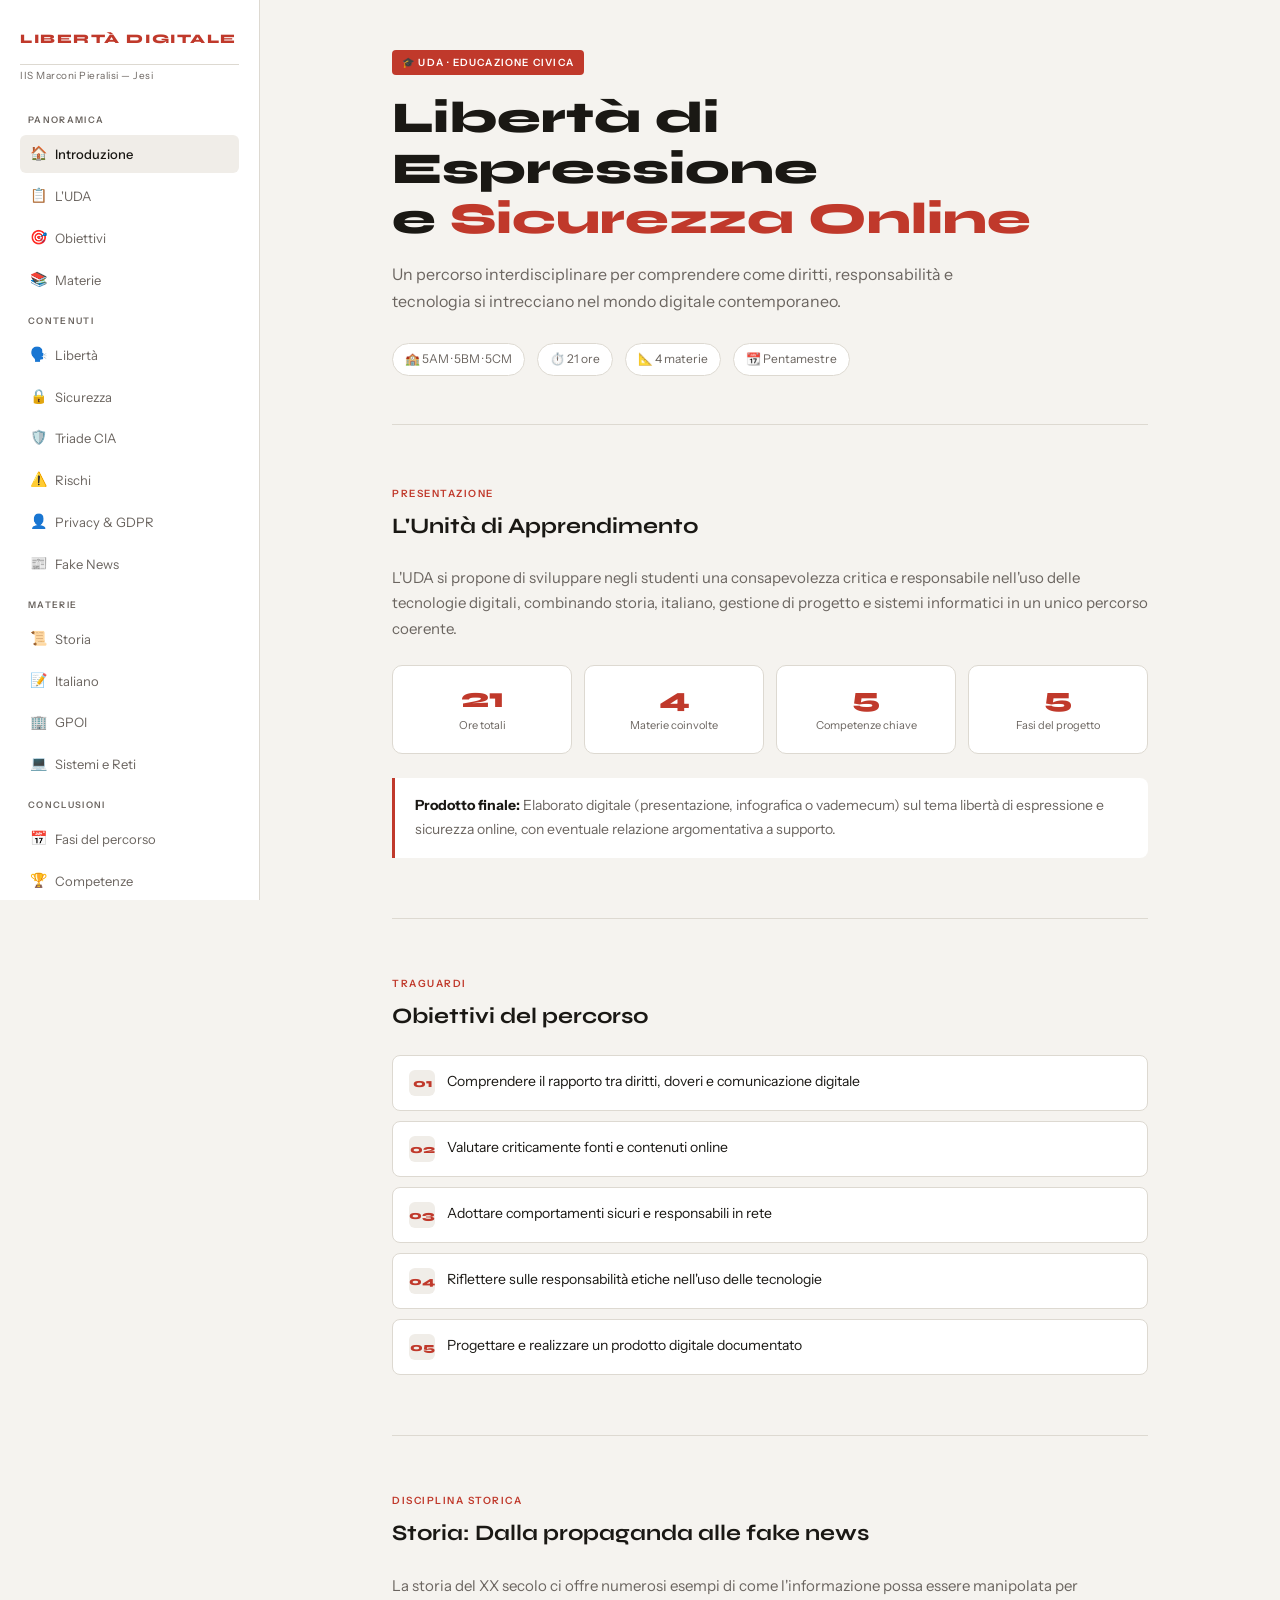
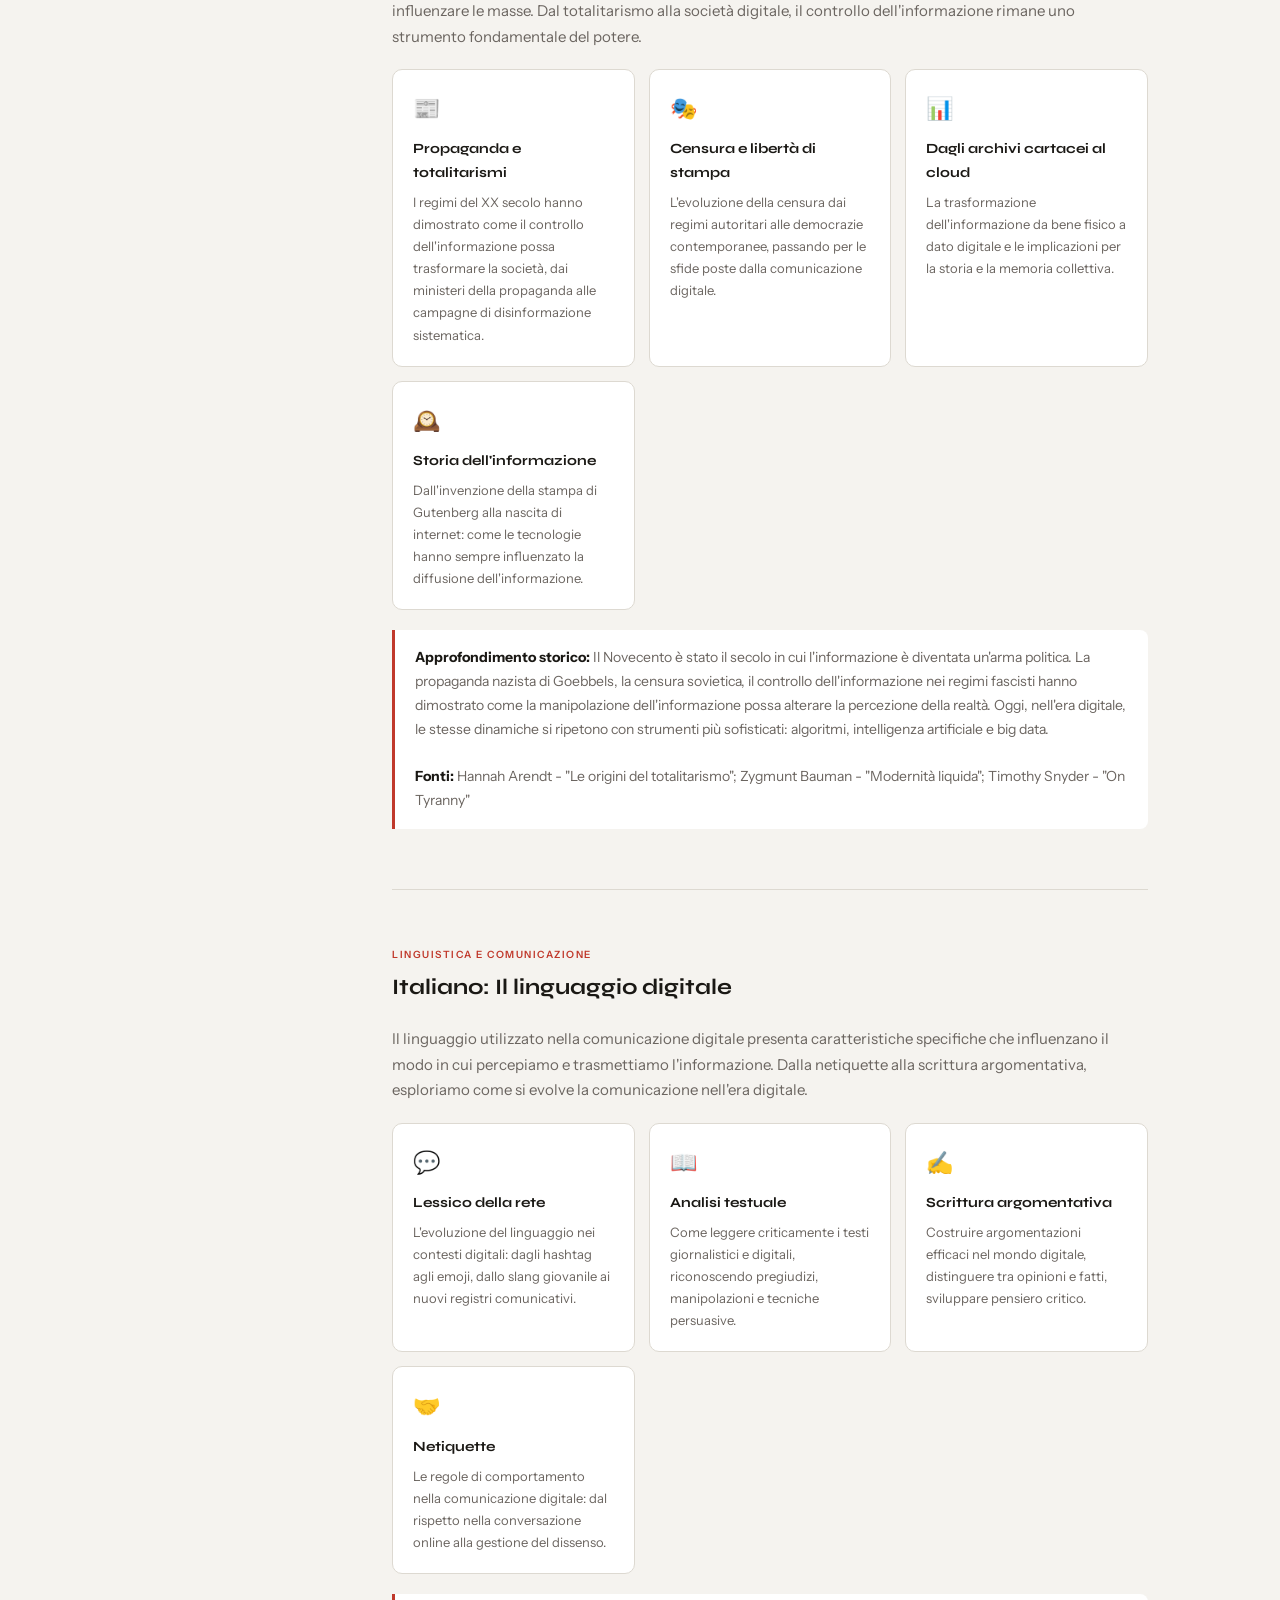
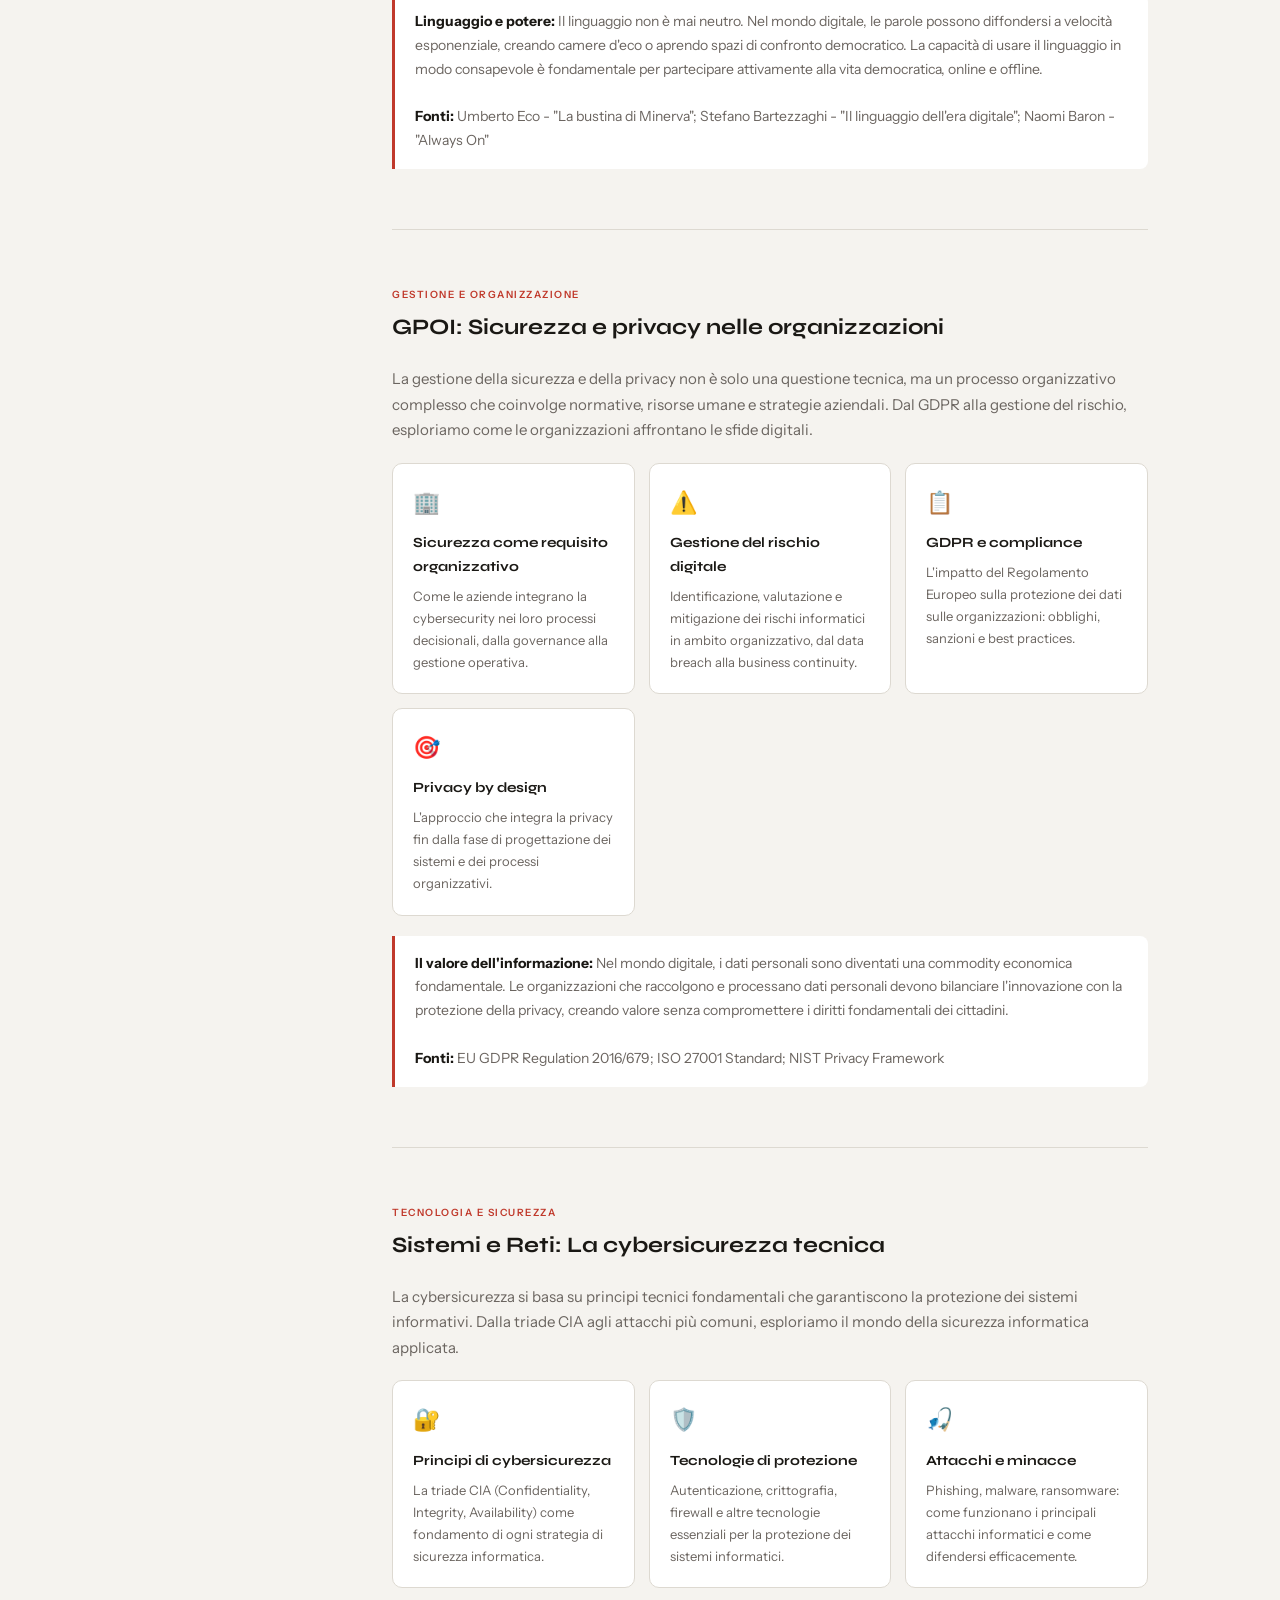
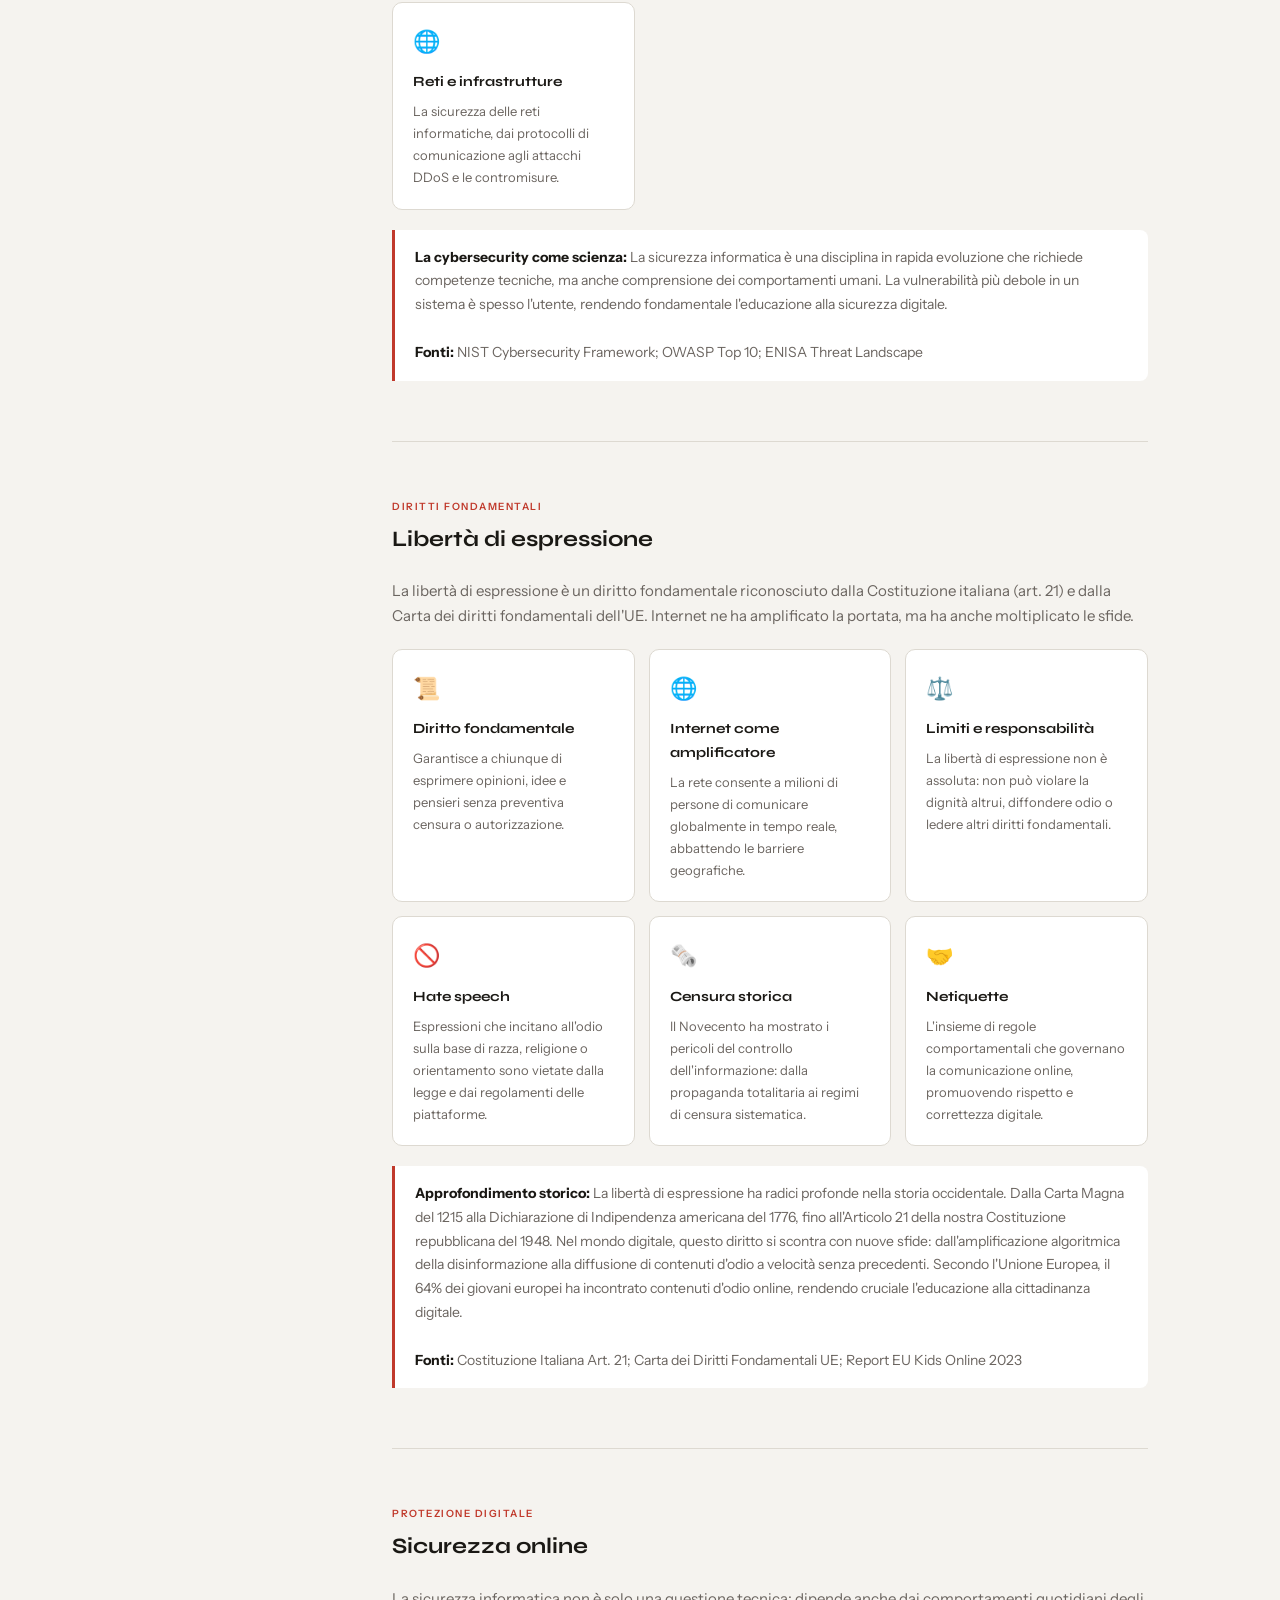
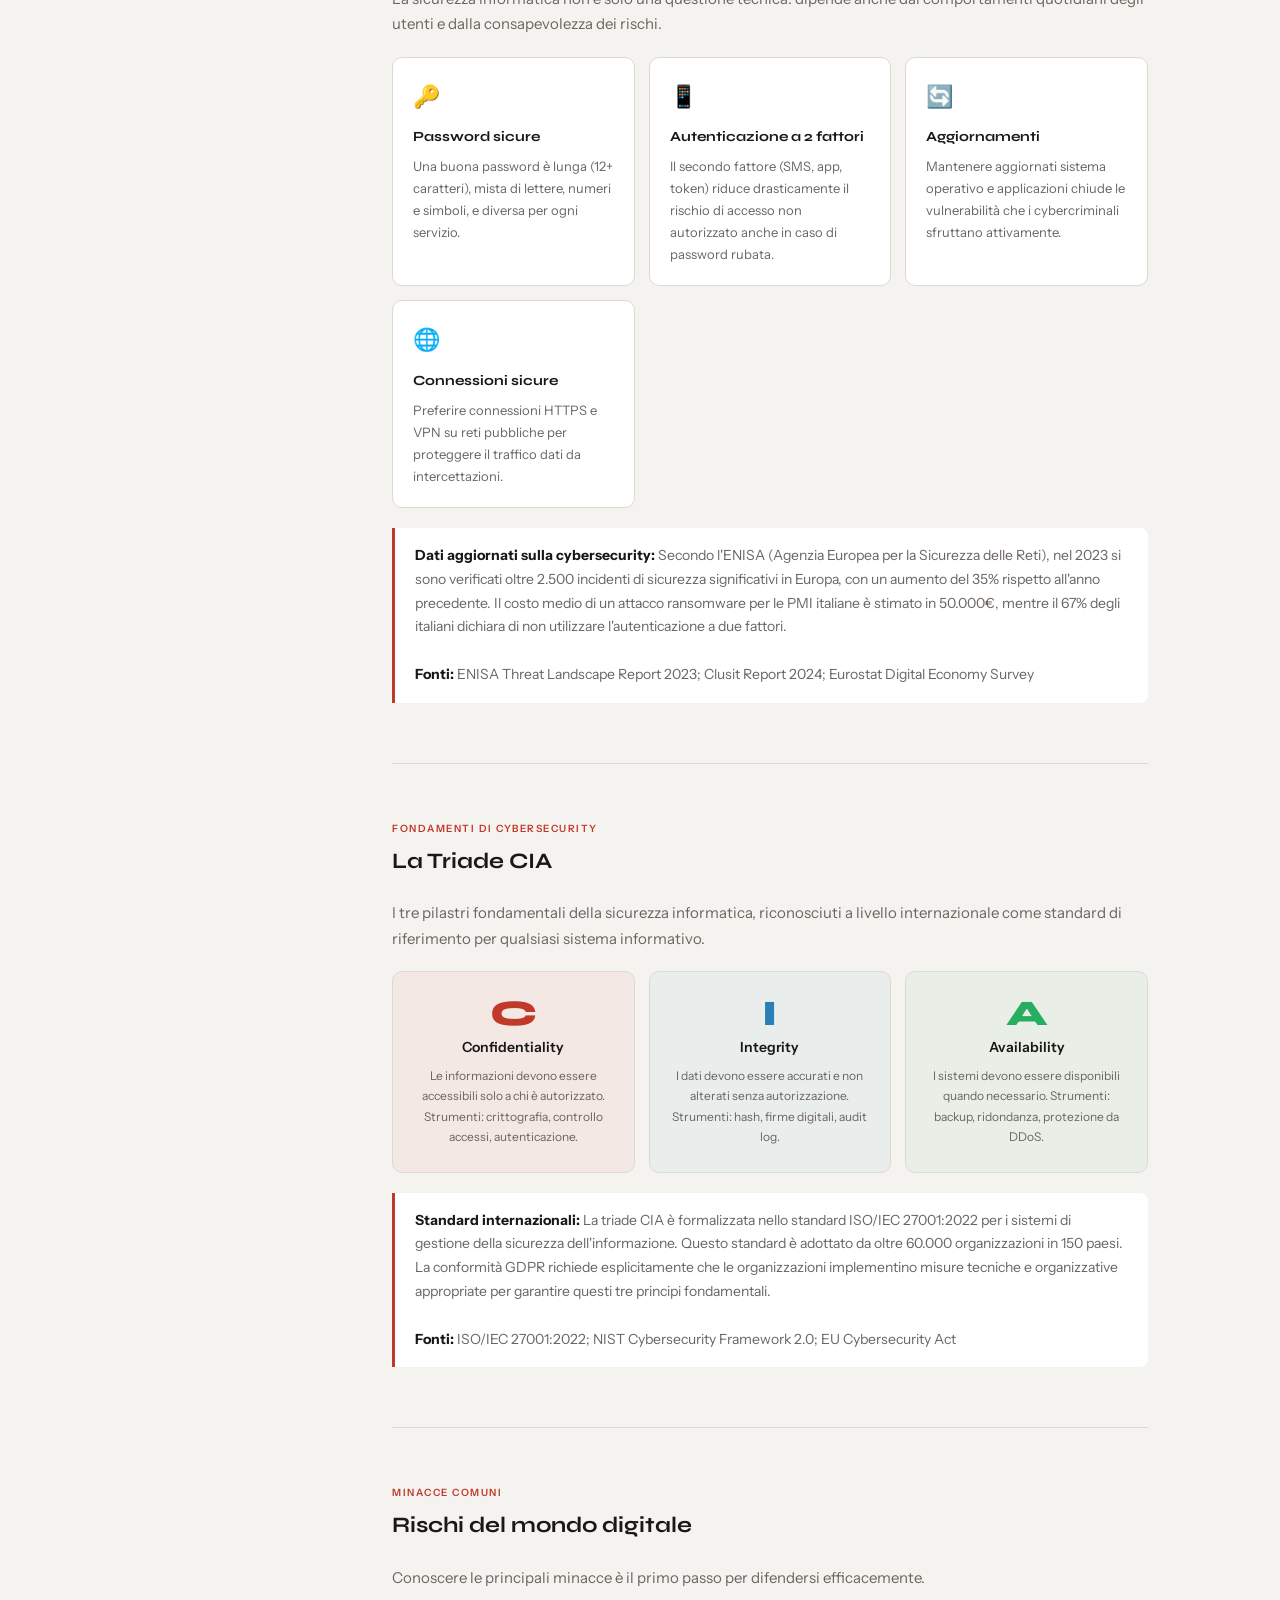
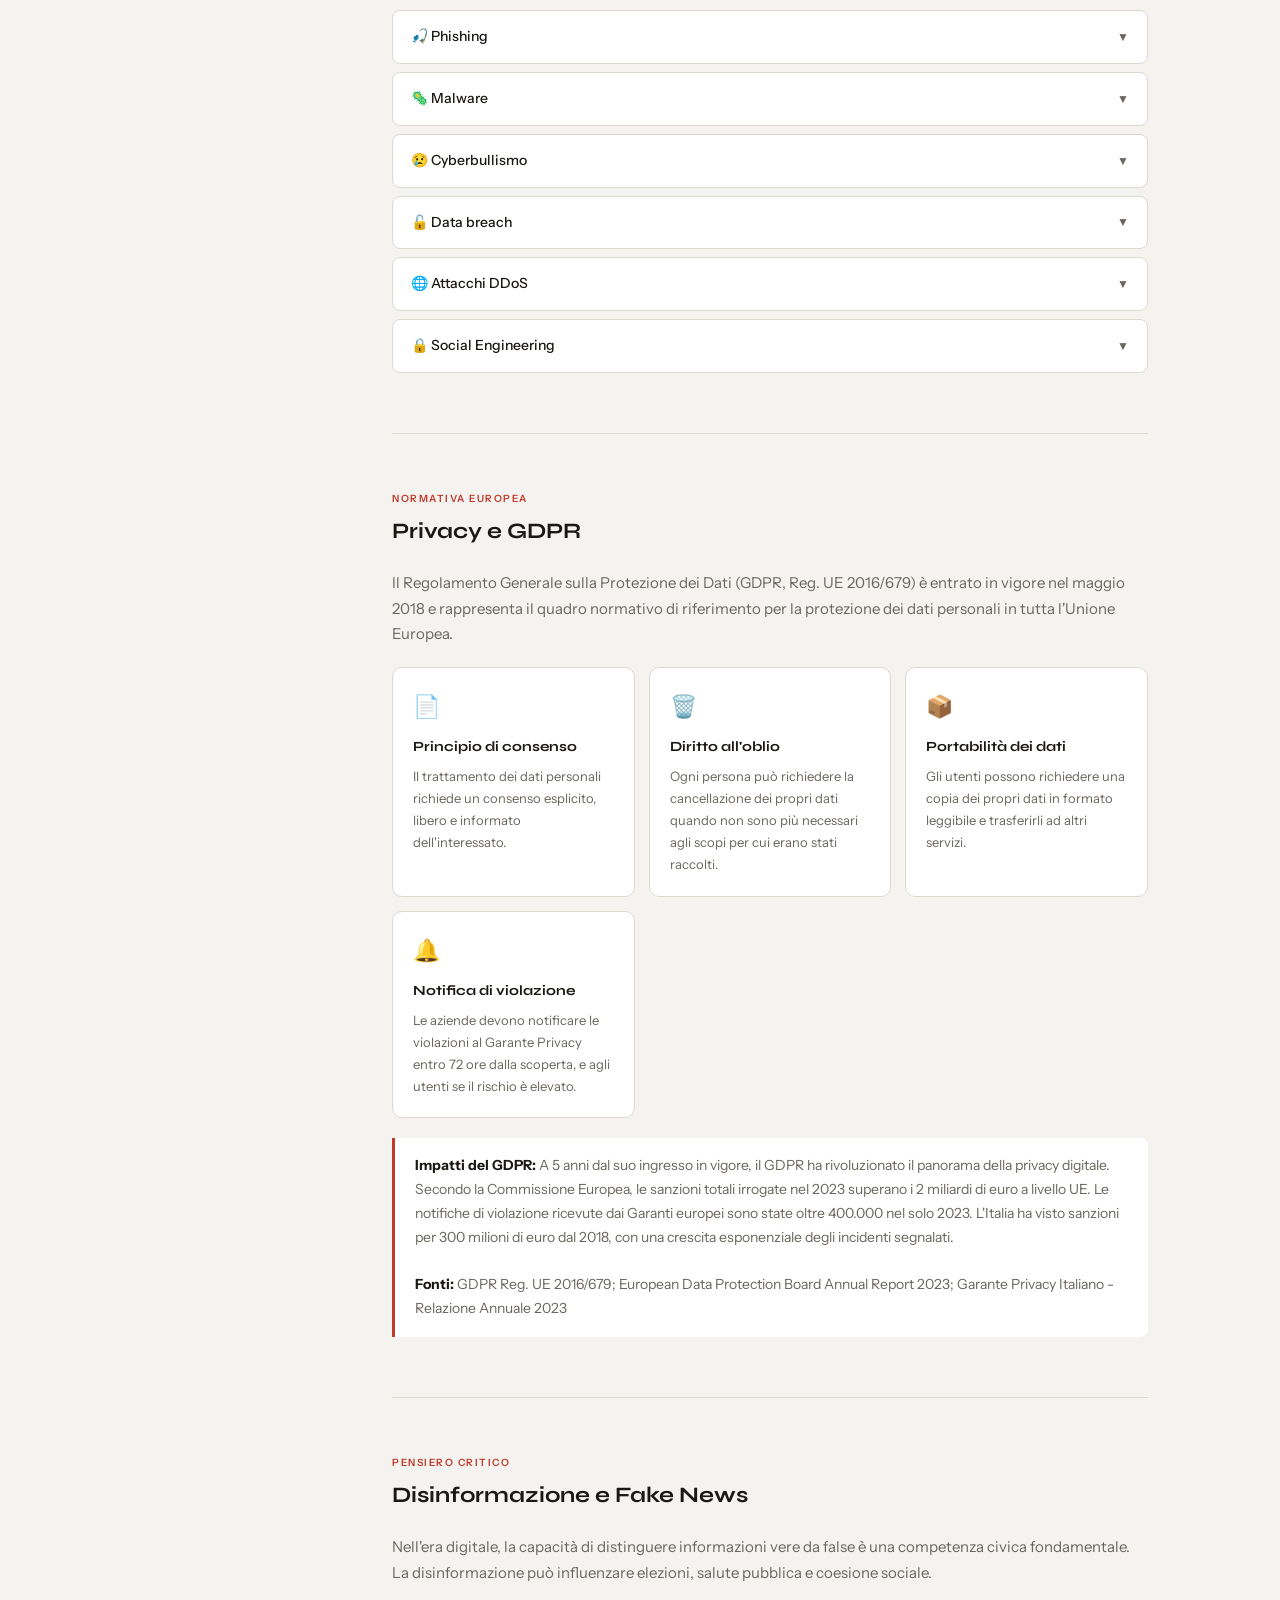
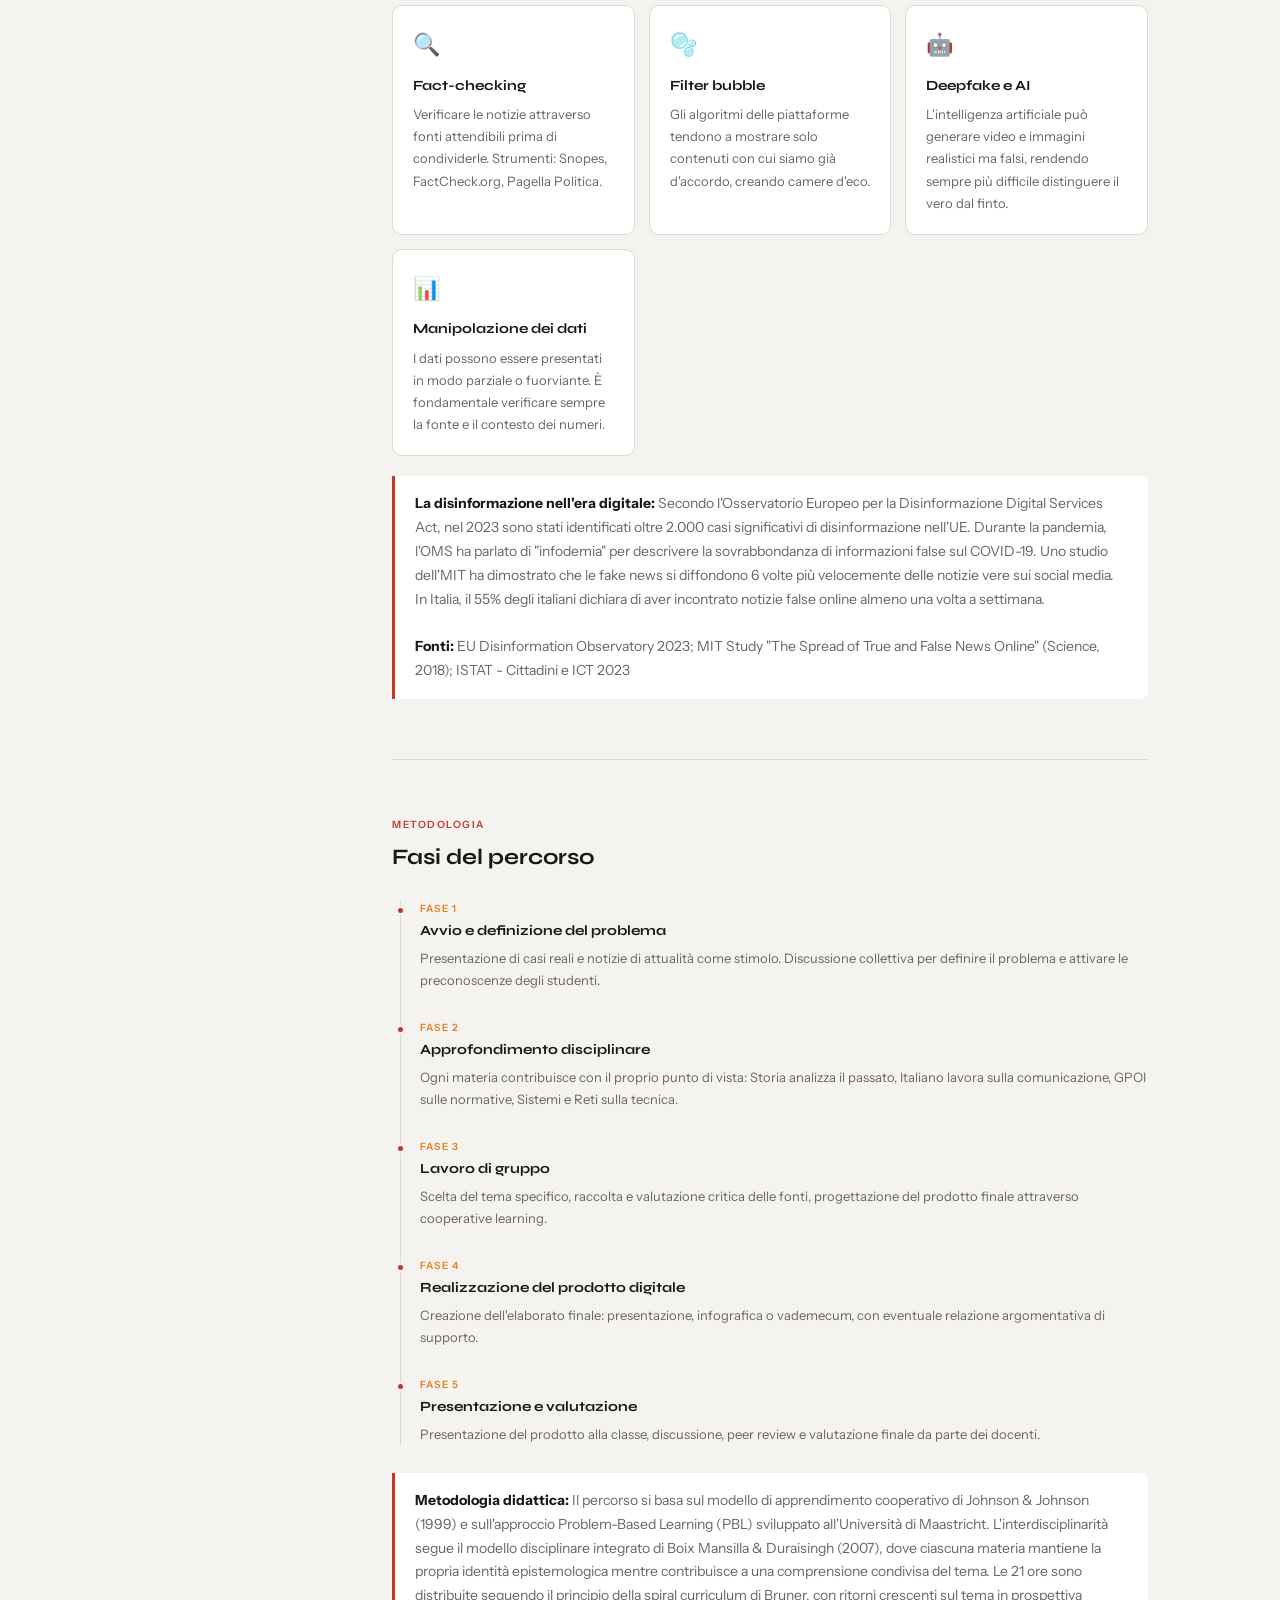
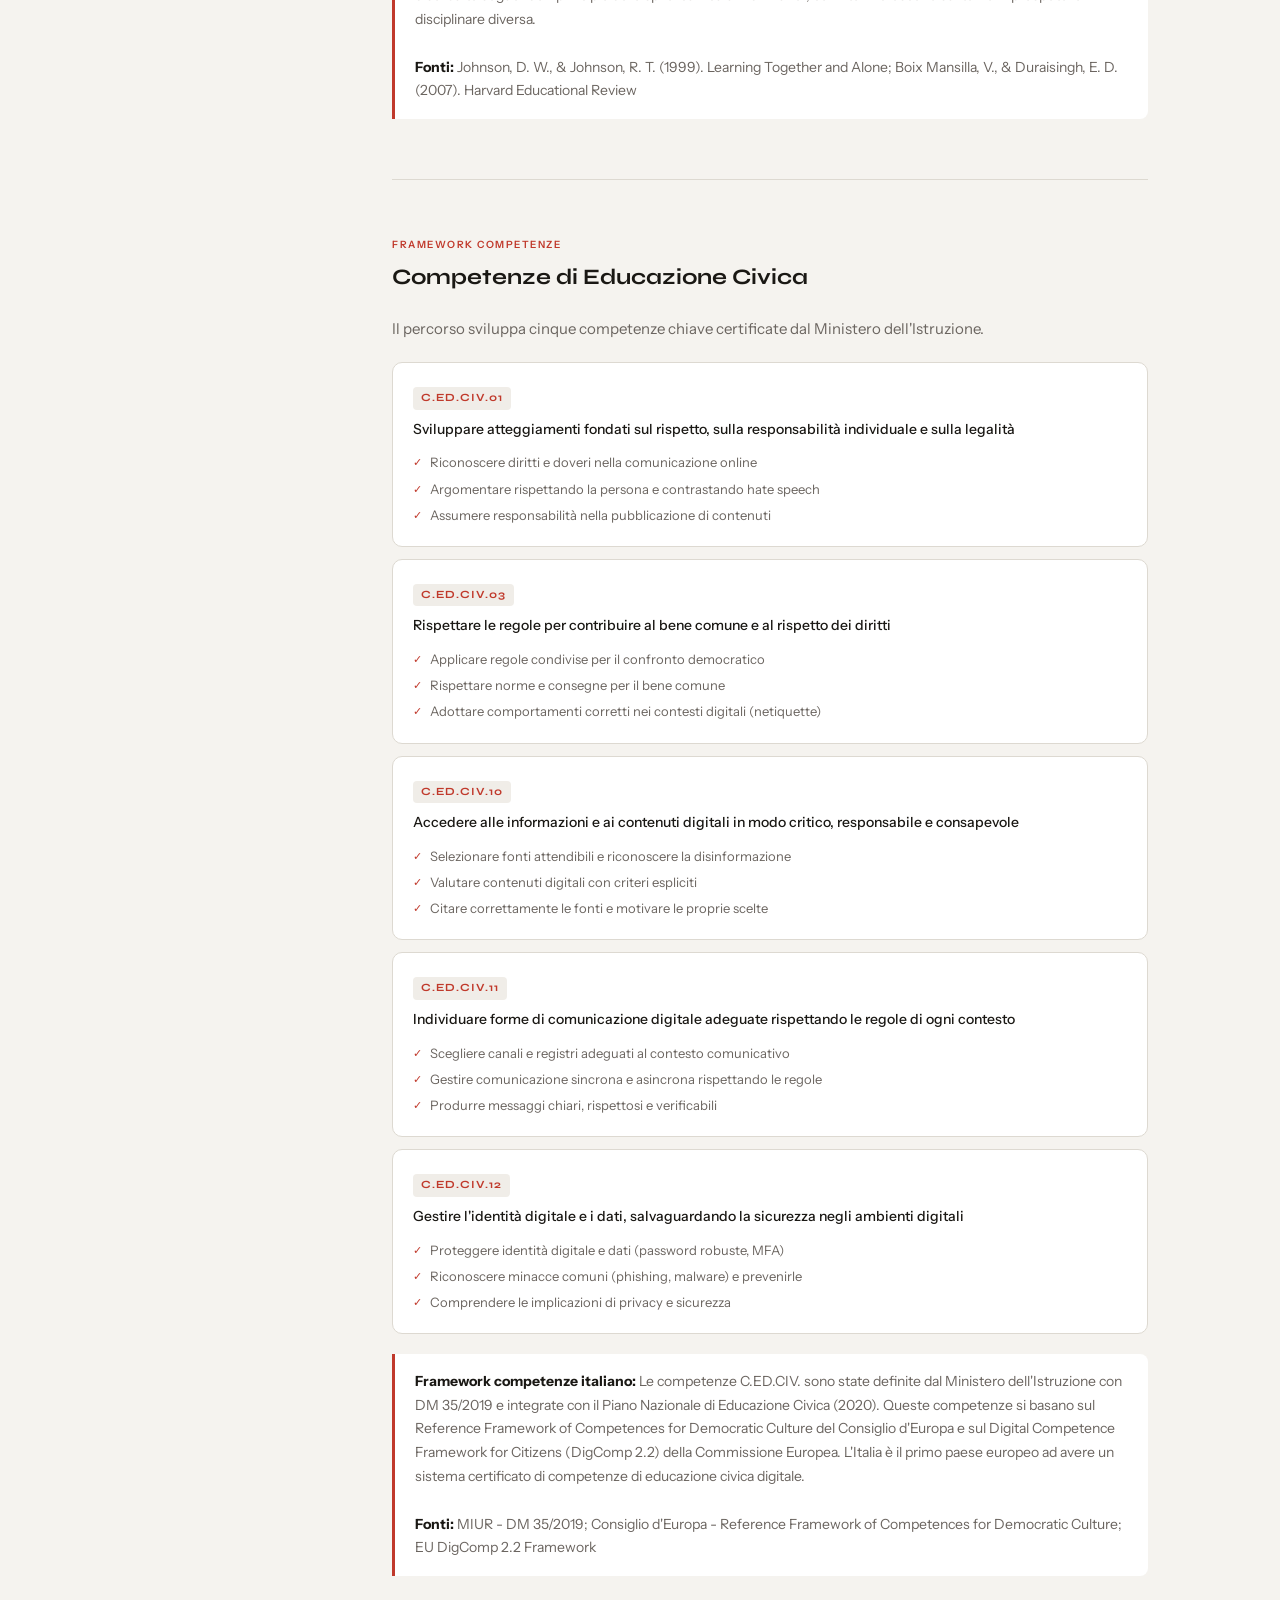
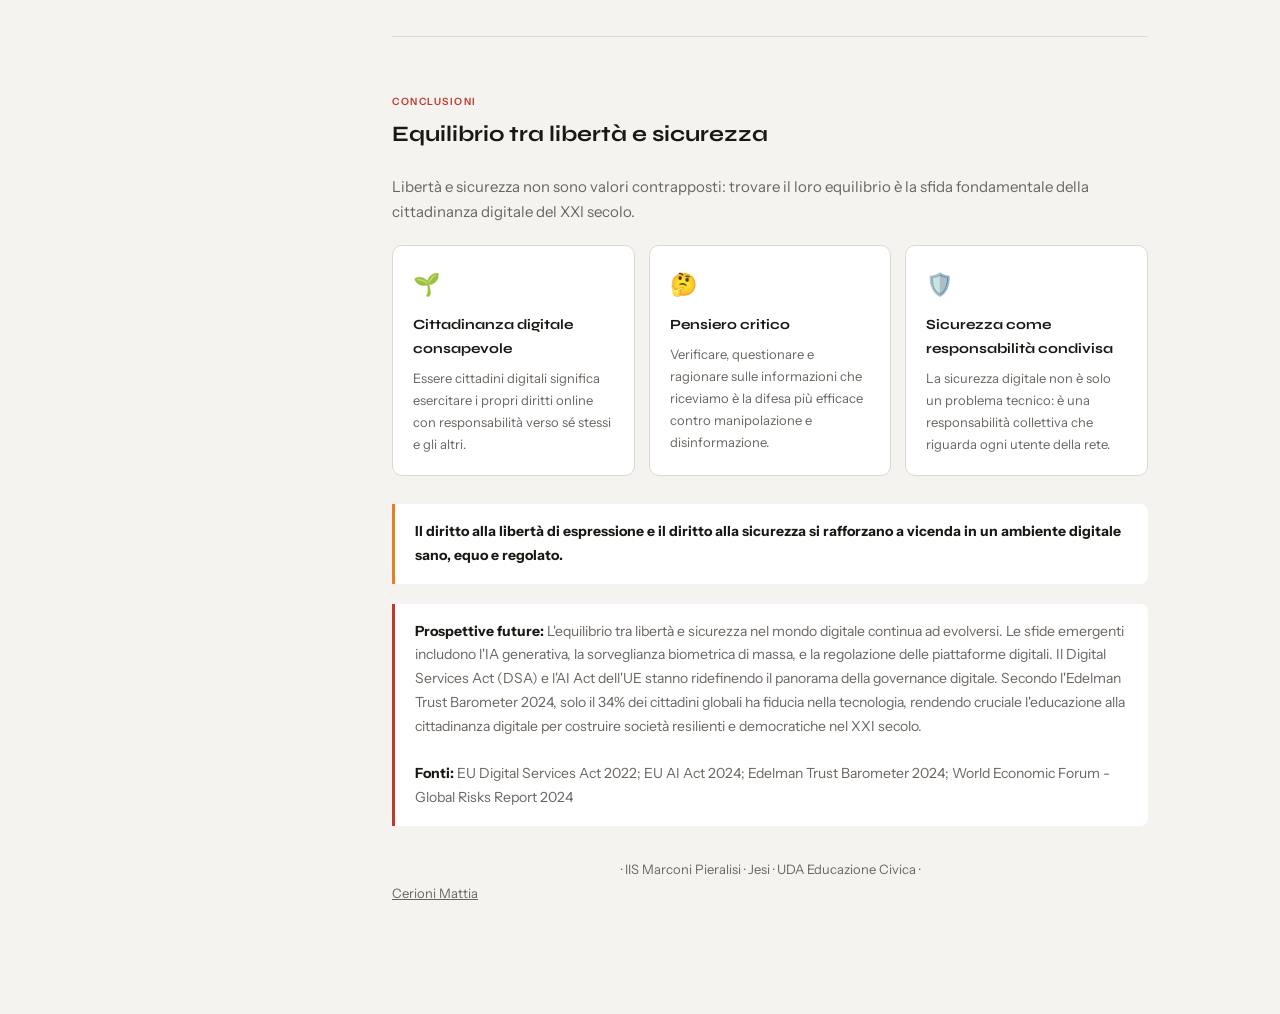
<file: index.html>
<!DOCTYPE html>
<html lang="it">
<head>
  <meta charset="UTF-8">
  <meta name="viewport" content="width=device-width, initial-scale=1.0">
  <title>Libertà di Espressione e Sicurezza Online</title>
  <link href="https://fonts.googleapis.com/css2?family=Syne:wght@400;600;700;800&family=Instrument+Sans:ital,wght@0,400;0,500;1,400&display=swap" rel="stylesheet">
  <link rel="stylesheet" type="text/css" href="index.css">
  <script src="index.js"></script>
</head>
<body>
<div class="layout">

<!-- ══ SIDEBAR ══ -->
<aside class="sidebar">
  <div>
    <div class="sidebar-logo">Libertà Digitale</div>
    <div class="sidebar-school">IIS Marconi Pieralisi — Jesi</div>
  </div>

  <span class="nav-group-label">Panoramica</span>
  <a href="#intro"      class="nav-link active"><span class="icon">🏠</span>Introduzione</a>
  <a href="#uda"        class="nav-link"><span class="icon">📋</span>L'UDA</a>
  <a href="#obiettivi"  class="nav-link"><span class="icon">🎯</span>Obiettivi</a>
  <a href="#materie"    class="nav-link"><span class="icon">📚</span>Materie</a>

  <span class="nav-group-label">Contenuti</span>
  <a href="#liberta"    class="nav-link"><span class="icon">🗣️</span>Libertà</a>
  <a href="#sicurezza"  class="nav-link"><span class="icon">🔒</span>Sicurezza</a>
  <a href="#cia"        class="nav-link"><span class="icon">🛡️</span>Triade CIA</a>
  <a href="#rischi"     class="nav-link"><span class="icon">⚠️</span>Rischi</a>
  <a href="#privacy"    class="nav-link"><span class="icon">👤</span>Privacy & GDPR</a>
  <a href="#fakenews"   class="nav-link"><span class="icon">📰</span>Fake News</a>

  <span class="nav-group-label">Materie</span>
  <a href="#storia"     class="nav-link"><span class="icon">📜</span>Storia</a>
  <a href="#italiano"   class="nav-link"><span class="icon">📝</span>Italiano</a>
  <a href="#gpoi"       class="nav-link"><span class="icon">🏢</span>GPOI</a>
  <a href="#sistemi"    class="nav-link"><span class="icon">💻</span>Sistemi e Reti</a>

  <span class="nav-group-label">Conclusioni</span>
  <a href="#fasi"       class="nav-link"><span class="icon">📅</span>Fasi del percorso</a>
  <a href="#competenze" class="nav-link"><span class="icon">🏆</span>Competenze</a>
  <a href="#equilibrio" class="nav-link"><span class="icon">⚖️</span>Equilibrio</a>

  <div class="sidebar-footer">
    <button class="theme-btn" id="themeToggle" onclick="toggleDark()">🌙 Modalità scura</button>
  </div>
</aside>

<!-- ══ MAIN CONTENT ══ -->
<main class="content">

  <!-- HERO -->
  <section id="intro">
    <div class="hero">
      <div class="hero-tag">🎓 UDA · Educazione Civica</div>
      <h1>Libertà di Espressione<br>e <span>Sicurezza Online</span></h1>
      <p class="hero-sub">
        Un percorso interdisciplinare per comprendere come diritti, responsabilità
        e tecnologia si intrecciano nel mondo digitale contemporaneo.
      </p>
      <div class="hero-meta">
        <span class="badge">🏫 5AM · 5BM · 5CM</span>
        <span class="badge">⏱️ 21 ore</span>
        <span class="badge">📐 4 materie</span>
        <span class="badge">📆 Pentamestre</span>
      </div>
    </div>
  </section>

  <!-- L'UDA -->
  <section id="uda">
    <div class="section-label">Presentazione</div>
    <h2 class="section-title">L'Unità di Apprendimento</h2>
    <p>
      L'UDA si propone di sviluppare negli studenti una consapevolezza critica e responsabile
      nell'uso delle tecnologie digitali, combinando storia, italiano, gestione di progetto
      e sistemi informatici in un unico percorso coerente.
    </p>
    <div class="stat-row">
      <div class="stat-card"><div class="stat-number">21</div><div class="stat-label">Ore totali</div></div>
      <div class="stat-card"><div class="stat-number">4</div><div class="stat-label">Materie coinvolte</div></div>
      <div class="stat-card"><div class="stat-number">5</div><div class="stat-label">Competenze chiave</div></div>
      <div class="stat-card"><div class="stat-number">5</div><div class="stat-label">Fasi del progetto</div></div>
    </div>
    <div class="callout">
      <strong>Prodotto finale:</strong> Elaborato digitale (presentazione, infografica o vademecum)
      sul tema libertà di espressione e sicurezza online, con eventuale relazione argomentativa a supporto.
    </div>
  </section>

  <div class="divider"></div>

  <!-- OBIETTIVI -->
  <section id="obiettivi">
    <div class="section-label">Traguardi</div>
    <h2 class="section-title">Obiettivi del percorso</h2>
    <div class="obiettivi-list">
      <div class="obiettivo"><div class="obiettivo-num">01</div>Comprendere il rapporto tra diritti, doveri e comunicazione digitale</div>
      <div class="obiettivo"><div class="obiettivo-num">02</div>Valutare criticamente fonti e contenuti online</div>
      <div class="obiettivo"><div class="obiettivo-num">03</div>Adottare comportamenti sicuri e responsabili in rete</div>
      <div class="obiettivo"><div class="obiettivo-num">04</div>Riflettere sulle responsabilità etiche nell'uso delle tecnologie</div>
      <div class="obiettivo"><div class="obiettivo-num">05</div>Progettare e realizzare un prodotto digitale documentato</div>
    </div>
  </section>

  <div class="divider"></div>

  <!-- STORIA -->
  <section id="storia">
    <div class="section-label">Disciplina storica</div>
    <h2 class="section-title">Storia: Dalla propaganda alle fake news</h2>
    <p>
      La storia del XX secolo ci offre numerosi esempi di come l'informazione possa essere manipolata
      per influenzare le masse. Dal totalitarismo alla società digitale, il controllo dell'informazione
      rimane uno strumento fondamentale del potere.
    </p>
    <div class="grid">
      <div class="card">
        <div class="card-icon">📰</div>
        <h3>Propaganda e totalitarismi</h3>
        <p>I regimi del XX secolo hanno dimostrato come il controllo dell'informazione possa trasformare la società, dai ministeri della propaganda alle campagne di disinformazione sistematica.</p>
      </div>
      <div class="card">
        <div class="card-icon">🎭</div>
        <h3>Censura e libertà di stampa</h3>
        <p>L'evoluzione della censura dai regimi autoritari alle democrazie contemporanee, passando per le sfide poste dalla comunicazione digitale.</p>
      </div>
      <div class="card">
        <div class="card-icon">📊</div>
        <h3>Dagli archivi cartacei al cloud</h3>
        <p>La trasformazione dell'informazione da bene fisico a dato digitale e le implicazioni per la storia e la memoria collettiva.</p>
      </div>
      <div class="card">
        <div class="card-icon">🕰️</div>
        <h3>Storia dell'informazione</h3>
        <p>Dall'invenzione della stampa di Gutenberg alla nascita di internet: come le tecnologie hanno sempre influenzato la diffusione dell'informazione.</p>
      </div>
    </div>
    
    <div class="callout">
      <strong>Approfondimento storico:</strong> Il Novecento è stato il secolo in cui l'informazione è diventata un'arma politica. La propaganda nazista di Goebbels, la censura sovietica, il controllo dell'informazione nei regimi fascisti hanno dimostrato come la manipolazione dell'informazione possa alterare la percezione della realtà. Oggi, nell'era digitale, le stesse dinamiche si ripetono con strumenti più sofisticati: algoritmi, intelligenza artificiale e big data.
      <br><br>
      <strong>Fonti:</strong> Hannah Arendt - "Le origini del totalitarismo"; Zygmunt Bauman - "Modernità liquida"; Timothy Snyder - "On Tyranny"
    </div>
  </section>

  <div class="divider"></div>

  <!-- ITALIANO -->
  <section id="italiano">
    <div class="section-label">Linguistica e comunicazione</div>
    <h2 class="section-title">Italiano: Il linguaggio digitale</h2>
    <p>
      Il linguaggio utilizzato nella comunicazione digitale presenta caratteristiche specifiche
      che influenzano il modo in cui percepiamo e trasmettiamo l'informazione. Dalla netiquette
      alla scrittura argomentativa, esploriamo come si evolve la comunicazione nell'era digitale.
    </p>
    <div class="grid">
      <div class="card">
        <div class="card-icon">💬</div>
        <h3>Lessico della rete</h3>
        <p>L'evoluzione del linguaggio nei contesti digitali: dagli hashtag agli emoji, dallo slang giovanile ai nuovi registri comunicativi.</p>
      </div>
      <div class="card">
        <div class="card-icon">📖</div>
        <h3>Analisi testuale</h3>
        <p>Come leggere criticamente i testi giornalistici e digitali, riconoscendo pregiudizi, manipolazioni e tecniche persuasive.</p>
      </div>
      <div class="card">
        <div class="card-icon">✍️</div>
        <h3>Scrittura argomentativa</h3>
        <p>Costruire argomentazioni efficaci nel mondo digitale, distinguere tra opinioni e fatti, sviluppare pensiero critico.</p>
      </div>
      <div class="card">
        <div class="card-icon">🤝</div>
        <h3>Netiquette</h3>
        <p>Le regole di comportamento nella comunicazione digitale: dal rispetto nella conversazione online alla gestione del dissenso.</p>
      </div>
    </div>
    
    <div class="callout">
      <strong>Linguaggio e potere:</strong> Il linguaggio non è mai neutro. Nel mondo digitale, le parole possono diffondersi a velocità esponenziale, creando camere d'eco o aprendo spazi di confronto democratico. La capacità di usare il linguaggio in modo consapevole è fondamentale per partecipare attivamente alla vita democratica, online e offline.
      <br><br>
      <strong>Fonti:</strong> Umberto Eco - "La bustina di Minerva"; Stefano Bartezzaghi - "Il linguaggio dell'era digitale"; Naomi Baron - "Always On"
    </div>
  </section>

  <div class="divider"></div>

  <!-- GPOI -->
  <section id="gpoi">
    <div class="section-label">Gestione e organizzazione</div>
    <h2 class="section-title">GPOI: Sicurezza e privacy nelle organizzazioni</h2>
    <p>
      La gestione della sicurezza e della privacy non è solo una questione tecnica, ma un processo
      organizzativo complesso che coinvolge normative, risorse umane e strategie aziendali.
      Dal GDPR alla gestione del rischio, esploriamo come le organizzazioni affrontano le sfide digitali.
    </p>
    <div class="grid">
      <div class="card">
        <div class="card-icon">🏢</div>
        <h3>Sicurezza come requisito organizzativo</h3>
        <p>Come le aziende integrano la cybersecurity nei loro processi decisionali, dalla governance alla gestione operativa.</p>
      </div>
      <div class="card">
        <div class="card-icon">⚠️</div>
        <h3>Gestione del rischio digitale</h3>
        <p>Identificazione, valutazione e mitigazione dei rischi informatici in ambito organizzativo, dal data breach alla business continuity.</p>
      </div>
      <div class="card">
        <div class="card-icon">📋</div>
        <h3>GDPR e compliance</h3>
        <p>L'impatto del Regolamento Europeo sulla protezione dei dati sulle organizzazioni: obblighi, sanzioni e best practices.</p>
      </div>
      <div class="card">
        <div class="card-icon">🎯</div>
        <h3>Privacy by design</h3>
        <p>L'approccio che integra la privacy fin dalla fase di progettazione dei sistemi e dei processi organizzativi.</p>
      </div>
    </div>
    
    <div class="callout">
      <strong>Il valore dell'informazione:</strong> Nel mondo digitale, i dati personali sono diventati una commodity economica fondamentale. Le organizzazioni che raccolgono e processano dati personali devono bilanciare l'innovazione con la protezione della privacy, creando valore senza compromettere i diritti fondamentali dei cittadini.
      <br><br>
      <strong>Fonti:</strong> EU GDPR Regulation 2016/679; ISO 27001 Standard; NIST Privacy Framework
    </div>
  </section>

  <div class="divider"></div>

  <!-- SISTEMI E RETI -->
  <section id="sistemi">
    <div class="section-label">Tecnologia e sicurezza</div>
    <h2 class="section-title">Sistemi e Reti: La cybersicurezza tecnica</h2>
    <p>
      La cybersicurezza si basa su principi tecnici fondamentali che garantiscono la protezione
      dei sistemi informativi. Dalla triade CIA agli attacchi più comuni, esploriamo il mondo
      della sicurezza informatica applicata.
    </p>
    <div class="grid">
      <div class="card">
        <div class="card-icon">🔐</div>
        <h3>Principi di cybersicurezza</h3>
        <p>La triade CIA (Confidentiality, Integrity, Availability) come fondamento di ogni strategia di sicurezza informatica.</p>
      </div>
      <div class="card">
        <div class="card-icon">🛡️</div>
        <h3>Tecnologie di protezione</h3>
        <p>Autenticazione, crittografia, firewall e altre tecnologie essenziali per la protezione dei sistemi informatici.</p>
      </div>
      <div class="card">
        <div class="card-icon">🎣</div>
        <h3>Attacchi e minacce</h3>
        <p>Phishing, malware, ransomware: come funzionano i principali attacchi informatici e come difendersi efficacemente.</p>
      </div>
      <div class="card">
        <div class="card-icon">🌐</div>
        <h3>Reti e infrastrutture</h3>
        <p>La sicurezza delle reti informatiche, dai protocolli di comunicazione agli attacchi DDoS e le contromisure.</p>
      </div>
    </div>
    
    <div class="callout">
      <strong>La cybersecurity come scienza:</strong> La sicurezza informatica è una disciplina in rapida evoluzione che richiede competenze tecniche, ma anche comprensione dei comportamenti umani. La vulnerabilità più debole in un sistema è spesso l'utente, rendendo fondamentale l'educazione alla sicurezza digitale.
      <br><br>
      <strong>Fonti:</strong> NIST Cybersecurity Framework; OWASP Top 10; ENISA Threat Landscape
    </div>
  </section>

  <div class="divider"></div>

  <!-- LIBERTÀ -->
  <section id="liberta">
    <div class="section-label">Diritti fondamentali</div>
    <h2 class="section-title">Libertà di espressione</h2>
    <p>
      La libertà di espressione è un diritto fondamentale riconosciuto dalla Costituzione italiana
      (art. 21) e dalla Carta dei diritti fondamentali dell'UE. Internet ne ha amplificato la portata,
      ma ha anche moltiplicato le sfide.
    </p>
    <div class="grid">
      <div class="card">
        <div class="card-icon">📜</div>
        <h3>Diritto fondamentale</h3>
        <p>Garantisce a chiunque di esprimere opinioni, idee e pensieri senza preventiva censura o autorizzazione.</p>
      </div>
      <div class="card">
        <div class="card-icon">🌐</div>
        <h3>Internet come amplificatore</h3>
        <p>La rete consente a milioni di persone di comunicare globalmente in tempo reale, abbattendo le barriere geografiche.</p>
      </div>
      <div class="card">
        <div class="card-icon">⚖️</div>
        <h3>Limiti e responsabilità</h3>
        <p>La libertà di espressione non è assoluta: non può violare la dignità altrui, diffondere odio o ledere altri diritti fondamentali.</p>
      </div>
      <div class="card">
        <div class="card-icon">🚫</div>
        <h3>Hate speech</h3>
        <p>Espressioni che incitano all'odio sulla base di razza, religione o orientamento sono vietate dalla legge e dai regolamenti delle piattaforme.</p>
      </div>
      <div class="card">
        <div class="card-icon">🗞️</div>
        <h3>Censura storica</h3>
        <p>Il Novecento ha mostrato i pericoli del controllo dell'informazione: dalla propaganda totalitaria ai regimi di censura sistematica.</p>
      </div>
      <div class="card">
        <div class="card-icon">🤝</div>
        <h3>Netiquette</h3>
        <p>L'insieme di regole comportamentali che governano la comunicazione online, promuovendo rispetto e correttezza digitale.</p>
      </div>
    </div>
    
    <div class="callout">
      <strong>Approfondimento storico:</strong> La libertà di espressione ha radici profonde nella storia occidentale. Dalla Carta Magna del 1215 alla Dichiarazione di Indipendenza americana del 1776, fino all'Articolo 21 della nostra Costituzione repubblicana del 1948. Nel mondo digitale, questo diritto si scontra con nuove sfide: dall'amplificazione algoritmica della disinformazione alla diffusione di contenuti d'odio a velocità senza precedenti. Secondo l'Unione Europea, il 64% dei giovani europei ha incontrato contenuti d'odio online, rendendo cruciale l'educazione alla cittadinanza digitale.
      <br><br>
      <strong>Fonti:</strong> Costituzione Italiana Art. 21; Carta dei Diritti Fondamentali UE; Report EU Kids Online 2023
    </div>
  </section>

  <div class="divider"></div>

  <!-- SICUREZZA -->
  <section id="sicurezza">
    <div class="section-label">Protezione digitale</div>
    <h2 class="section-title">Sicurezza online</h2>
    <p>
      La sicurezza informatica non è solo una questione tecnica: dipende anche dai comportamenti
      quotidiani degli utenti e dalla consapevolezza dei rischi.
    </p>
    <div class="grid">
      <div class="card">
        <div class="card-icon">🔑</div>
        <h3>Password sicure</h3>
        <p>Una buona password è lunga (12+ caratteri), mista di lettere, numeri e simboli, e diversa per ogni servizio.</p>
      </div>
      <div class="card">
        <div class="card-icon">📱</div>
        <h3>Autenticazione a 2 fattori</h3>
        <p>Il secondo fattore (SMS, app, token) riduce drasticamente il rischio di accesso non autorizzato anche in caso di password rubata.</p>
      </div>
      <div class="card">
        <div class="card-icon">🔄</div>
        <h3>Aggiornamenti</h3>
        <p>Mantenere aggiornati sistema operativo e applicazioni chiude le vulnerabilità che i cybercriminali sfruttano attivamente.</p>
      </div>
      <div class="card">
        <div class="card-icon">🌐</div>
        <h3>Connessioni sicure</h3>
        <p>Preferire connessioni HTTPS e VPN su reti pubbliche per proteggere il traffico dati da intercettazioni.</p>
      </div>
    </div>
    
    <div class="callout">
      <strong>Dati aggiornati sulla cybersecurity:</strong> Secondo l'ENISA (Agenzia Europea per la Sicurezza delle Reti), nel 2023 si sono verificati oltre 2.500 incidenti di sicurezza significativi in Europa, con un aumento del 35% rispetto all'anno precedente. Il costo medio di un attacco ransomware per le PMI italiane è stimato in 50.000€, mentre il 67% degli italiani dichiara di non utilizzare l'autenticazione a due fattori. 
      <br><br>
      <strong>Fonti:</strong> ENISA Threat Landscape Report 2023; Clusit Report 2024; Eurostat Digital Economy Survey
    </div>
  </section>

  <div class="divider"></div>

  <!-- CIA TRIAD -->
  <section id="cia">
    <div class="section-label">Fondamenti di Cybersecurity</div>
    <h2 class="section-title">La Triade CIA</h2>
    <p>
      I tre pilastri fondamentali della sicurezza informatica, riconosciuti a livello internazionale
      come standard di riferimento per qualsiasi sistema informativo.
    </p>
    <div class="cia-grid">
      <div class="cia-card">
        <div class="cia-letter">C</div>
        <div class="cia-name">Confidentiality</div>
        <div class="cia-desc">Le informazioni devono essere accessibili solo a chi è autorizzato. Strumenti: crittografia, controllo accessi, autenticazione.</div>
      </div>
      <div class="cia-card">
        <div class="cia-letter">I</div>
        <div class="cia-name">Integrity</div>
        <div class="cia-desc">I dati devono essere accurati e non alterati senza autorizzazione. Strumenti: hash, firme digitali, audit log.</div>
      </div>
      <div class="cia-card">
        <div class="cia-letter">A</div>
        <div class="cia-name">Availability</div>
        <div class="cia-desc">I sistemi devono essere disponibili quando necessario. Strumenti: backup, ridondanza, protezione da DDoS.</div>
      </div>
    </div>
    
    <div class="callout">
      <strong>Standard internazionali:</strong> La triade CIA è formalizzata nello standard ISO/IEC 27001:2022 per i sistemi di gestione della sicurezza dell'informazione. Questo standard è adottato da oltre 60.000 organizzazioni in 150 paesi. La conformità GDPR richiede esplicitamente che le organizzazioni implementino misure tecniche e organizzative appropriate per garantire questi tre principi fondamentali.
      <br><br>
      <strong>Fonti:</strong> ISO/IEC 27001:2022; NIST Cybersecurity Framework 2.0; EU Cybersecurity Act
    </div>
  </section>

  <div class="divider"></div>

  <!-- RISCHI -->
  <section id="rischi">
    <div class="section-label">Minacce comuni</div>
    <h2 class="section-title">Rischi del mondo digitale</h2>
    <p>Conoscere le principali minacce è il primo passo per difendersi efficacemente.</p>
    <div class="accordion">

      <div class="accordion-item">
        <div class="accordion-header">
          <span>🎣 Phishing</span>
          <span class="accordion-arrow">▼</span>
        </div>
        <div class="accordion-content">
          Il phishing è una tecnica di ingegneria sociale in cui l'attaccante si finge un'entità fidata
          (banca, servizio web, collega) per carpire credenziali, dati bancari o informazioni personali.
          Si manifesta via email, SMS (smishing) o chiamate telefoniche (vishing). 
          <br><br><strong>Come difendersi:</strong> Verificare sempre il mittente, non cliccare su link sospetti,
          non fornire mai credenziali tramite email.
          <br><br><strong>Dati:</strong> Secondo l'APWG (Anti-Phishing Working Group), nel 2023 sono stati registrati oltre 5 milioni di attacchi di phishing al mese a livello globale, con un aumento del 150% rispetto al 2022.
        </div>
      </div>

      <div class="accordion-item">
        <div class="accordion-header">
          <span>🦠 Malware</span>
          <span class="accordion-arrow">▼</span>
        </div>
        <div class="accordion-content">
          Il malware (software malevolo) comprende virus, trojan, ransomware, spyware e adware.
          Il ransomware in particolare cifra i file della vittima richiedendo un riscatto per il ripristino,
          causando danni enormi a privati e aziende.
          <br><br><strong>Come difendersi:</strong> Antivirus aggiornato, non scaricare software da fonti non ufficiali,
          backup regolari dei dati.
          <br><br><strong>Costi:</strong> Il costo globale del ransomware nel 2023 è stato stimato in 20 miliardi di dollari da Cybersecurity Ventures.
        </div>
      </div>

      <div class="accordion-item">
        <div class="accordion-header">
          <span>😢 Cyberbullismo</span>
          <span class="accordion-arrow">▼</span>
        </div>
        <div class="accordion-content">
          Il cyberbullismo è l'uso della rete per molestare, minacciare o umiliare altre persone, 
          spesso in modo reiterato. Può assumere forme di insulti, diffusione di immagini private,
          esclusione sociale o stalking online. Ha gravi conseguenze psicologiche per le vittime.
          <br><br><strong>Come reagire:</strong> Non rispondere, bloccare l'autore, conservare le prove,
          segnalare alla piattaforma e alle autorità.
          <br><br><strong>Statistiche:</strong> Secondo l'UNICEF, il 37% dei giovani europei ha subito forme di cyberbullismo almeno una volta.
        </div>
      </div>

      <div class="accordion-item">
        <div class="accordion-header">
          <span>🔓 Data breach</span>
          <span class="accordion-arrow">▼</span>
        </div>
        <div class="accordion-content">
          Un data breach è una violazione della sicurezza che porta all'accesso, divulgazione o furto
          non autorizzato di dati personali. Le aziende sono obbligate dal GDPR a notificare le
          violazioni al Garante entro 72 ore e agli utenti se il rischio è elevato.
          <br><br><strong>Impatti:</strong> Danni economici, reputazionali e legali per le organizzazioni;
          furto d'identità per i privati.
          <br><br><strong>Notifica:</strong> In Italia, il Garante Privacy ha ricevuto 1.200 notifiche di violazione nel 2023.
        </div>
      </div>

      <div class="accordion-item">
        <div class="accordion-header">
          <span>🌐 Attacchi DDoS</span>
          <span class="accordion-arrow">▼</span>
        </div>
        <div class="accordion-content">
          Un attacco Distributed Denial of Service (DDoS) sommerge un server o una rete con traffico
          artificiale per renderlo irraggiungibile. Viene spesso usato contro servizi critici, 
          infrastrutture governative o aziende concorrenti.
          <br><br><strong>Contromisure:</strong> CDN, firewall, rate limiting e servizi di mitigazione specializzati.
          <br><br><strong>Dimensioni:</strong> Gli attacchi DDoS possono superare 1 Tbps di traffico malevolo, come registrato da NETSCOUT nel 2023.
        </div>
      </div>

      <div class="accordion-item">
        <div class="accordion-header">
          <span>🔒 Social Engineering</span>
          <span class="accordion-arrow">▼</span>
        </div>
        <div class="accordion-content">
          L'ingegneria sociale manipola psicologicamente le persone per ottenere informazioni riservate
          o accesso a sistemi. Sfrutta la fiducia, l'autorità, l'urgenza o la paura. 
          Il fattore umano rimane la vulnerabilità più difficile da proteggere con la sola tecnologia.
          <br><br><strong>Come difendersi:</strong> Formazione continua, protocolli di verifica, cultura della sicurezza.
          <br><br><strong>Prevalenza:</strong> Secondo il Verizon Data Breach Report 2023, l'82% delle violazioni coinvolge l'elemento umano.
        </div>
      </div>

    </div>
  </section>

  <div class="divider"></div>

  <!-- PRIVACY & GDPR -->
  <section id="privacy">
    <div class="section-label">Normativa europea</div>
    <h2 class="section-title">Privacy e GDPR</h2>
    <p>
      Il Regolamento Generale sulla Protezione dei Dati (GDPR, Reg. UE 2016/679) è entrato in vigore
      nel maggio 2018 e rappresenta il quadro normativo di riferimento per la protezione dei dati
      personali in tutta l'Unione Europea.
    </p>
    <div class="grid">
      <div class="card">
        <div class="card-icon">📄</div>
        <h3>Principio di consenso</h3>
        <p>Il trattamento dei dati personali richiede un consenso esplicito, libero e informato dell'interessato.</p>
      </div>
      <div class="card">
        <div class="card-icon">🗑️</div>
        <h3>Diritto all'oblio</h3>
        <p>Ogni persona può richiedere la cancellazione dei propri dati quando non sono più necessari agli scopi per cui erano stati raccolti.</p>
      </div>
      <div class="card">
        <div class="card-icon">📦</div>
        <h3>Portabilità dei dati</h3>
        <p>Gli utenti possono richiedere una copia dei propri dati in formato leggibile e trasferirli ad altri servizi.</p>
      </div>
      <div class="card">
        <div class="card-icon">🔔</div>
        <h3>Notifica di violazione</h3>
        <p>Le aziende devono notificare le violazioni al Garante Privacy entro 72 ore dalla scoperta, e agli utenti se il rischio è elevato.</p>
      </div>
    </div>
    
    <div class="callout">
      <strong>Impatti del GDPR:</strong> A 5 anni dal suo ingresso in vigore, il GDPR ha rivoluzionato il panorama della privacy digitale. Secondo la Commissione Europea, le sanzioni totali irrogate nel 2023 superano i 2 miliardi di euro a livello UE. Le notifiche di violazione ricevute dai Garanti europei sono state oltre 400.000 nel solo 2023. L'Italia ha visto sanzioni per 300 milioni di euro dal 2018, con una crescita esponenziale degli incidenti segnalati.
      <br><br>
      <strong>Fonti:</strong> GDPR Reg. UE 2016/679; European Data Protection Board Annual Report 2023; Garante Privacy Italiano - Relazione Annuale 2023
    </div>
  </section>

  <div class="divider"></div>

  <!-- FAKE NEWS -->
  <section id="fakenews">
    <div class="section-label">Pensiero critico</div>
    <h2 class="section-title">Disinformazione e Fake News</h2>
    <p>
      Nell'era digitale, la capacità di distinguere informazioni vere da false è una competenza
      civica fondamentale. La disinformazione può influenzare elezioni, salute pubblica e coesione sociale.
    </p>
    <div class="grid">
      <div class="card">
        <div class="card-icon">🔍</div>
        <h3>Fact-checking</h3>
        <p>Verificare le notizie attraverso fonti attendibili prima di condividerle. Strumenti: Snopes, FactCheck.org, Pagella Politica.</p>
      </div>
      <div class="card">
        <div class="card-icon">🫧</div>
        <h3>Filter bubble</h3>
        <p>Gli algoritmi delle piattaforme tendono a mostrare solo contenuti con cui siamo già d'accordo, creando camere d'eco.</p>
      </div>
      <div class="card">
        <div class="card-icon">🤖</div>
        <h3>Deepfake e AI</h3>
        <p>L'intelligenza artificiale può generare video e immagini realistici ma falsi, rendendo sempre più difficile distinguere il vero dal finto.</p>
      </div>
      <div class="card">
        <div class="card-icon">📊</div>
        <h3>Manipolazione dei dati</h3>
        <p>I dati possono essere presentati in modo parziale o fuorviante. È fondamentale verificare sempre la fonte e il contesto dei numeri.</p>
      </div>
    </div>
    
    <div class="callout">
      <strong>La disinformazione nell'era digitale:</strong> Secondo l'Osservatorio Europeo per la Disinformazione Digital Services Act, nel 2023 sono stati identificati oltre 2.000 casi significativi di disinformazione nell'UE. Durante la pandemia, l'OMS ha parlato di "infodemia" per descrivere la sovrabbondanza di informazioni false sul COVID-19. Uno studio dell'MIT ha dimostrato che le fake news si diffondono 6 volte più velocemente delle notizie vere sui social media. In Italia, il 55% degli italiani dichiara di aver incontrato notizie false online almeno una volta a settimana.
      <br><br>
      <strong>Fonti:</strong> EU Disinformation Observatory 2023; MIT Study "The Spread of True and False News Online" (Science, 2018); ISTAT - Cittadini e ICT 2023
    </div>
  </section>

  <div class="divider"></div>

  <!-- FASI -->
  <section id="fasi">
    <div class="section-label">Metodologia</div>
    <h2 class="section-title">Fasi del percorso</h2>
    <div class="timeline">
      <div class="timeline-item">
        <div class="timeline-step">Fase 1</div>
        <div class="timeline-title">Avvio e definizione del problema</div>
        <div class="timeline-desc">Presentazione di casi reali e notizie di attualità come stimolo. Discussione collettiva per definire il problema e attivare le preconoscenze degli studenti.</div>
      </div>
      <div class="timeline-item">
        <div class="timeline-step">Fase 2</div>
        <div class="timeline-title">Approfondimento disciplinare</div>
        <div class="timeline-desc">Ogni materia contribuisce con il proprio punto di vista: Storia analizza il passato, Italiano lavora sulla comunicazione, GPOI sulle normative, Sistemi e Reti sulla tecnica.</div>
      </div>
      <div class="timeline-item">
        <div class="timeline-step">Fase 3</div>
        <div class="timeline-title">Lavoro di gruppo</div>
        <div class="timeline-desc">Scelta del tema specifico, raccolta e valutazione critica delle fonti, progettazione del prodotto finale attraverso cooperative learning.</div>
      </div>
      <div class="timeline-item">
        <div class="timeline-step">Fase 4</div>
        <div class="timeline-title">Realizzazione del prodotto digitale</div>
        <div class="timeline-desc">Creazione dell'elaborato finale: presentazione, infografica o vademecum, con eventuale relazione argomentativa di supporto.</div>
      </div>
      <div class="timeline-item">
        <div class="timeline-step">Fase 5</div>
        <div class="timeline-title">Presentazione e valutazione</div>
        <div class="timeline-desc">Presentazione del prodotto alla classe, discussione, peer review e valutazione finale da parte dei docenti.</div>
      </div>
    </div>
    
    <div class="callout">
      <strong>Metodologia didattica:</strong> Il percorso si basa sul modello di apprendimento cooperativo di Johnson & Johnson (1999) e sull'approccio Problem-Based Learning (PBL) sviluppato all'Università di Maastricht. L'interdisciplinarità segue il modello disciplinare integrato di Boix Mansilla & Duraisingh (2007), dove ciascuna materia mantiene la propria identità epistemologica mentre contribuisce a una comprensione condivisa del tema. Le 21 ore sono distribuite seguendo il principio della spiral curriculum di Bruner, con ritorni crescenti sul tema in prospettiva disciplinare diversa.
      <br><br>
      <strong>Fonti:</strong> Johnson, D. W., & Johnson, R. T. (1999). Learning Together and Alone; Boix Mansilla, V., & Duraisingh, E. D. (2007). Harvard Educational Review
    </div>
  </section>

  <div class="divider"></div>

  <!-- COMPETENZE -->
  <section id="competenze">
    <div class="section-label">Framework competenze</div>
    <h2 class="section-title">Competenze di Educazione Civica</h2>
    <p>Il percorso sviluppa cinque competenze chiave certificate dal Ministero dell'Istruzione.</p>

    <div class="competenza-card">
      <div class="competenza-code">C.ED.CIV.01</div>
      <div class="competenza-desc">Sviluppare atteggiamenti fondati sul rispetto, sulla responsabilità individuale e sulla legalità</div>
      <div class="competenza-skills">
        <div class="competenza-skill">Riconoscere diritti e doveri nella comunicazione online</div>
        <div class="competenza-skill">Argomentare rispettando la persona e contrastando hate speech</div>
        <div class="competenza-skill">Assumere responsabilità nella pubblicazione di contenuti</div>
      </div>
    </div>

    <div class="competenza-card">
      <div class="competenza-code">C.ED.CIV.03</div>
      <div class="competenza-desc">Rispettare le regole per contribuire al bene comune e al rispetto dei diritti</div>
      <div class="competenza-skills">
        <div class="competenza-skill">Applicare regole condivise per il confronto democratico</div>
        <div class="competenza-skill">Rispettare norme e consegne per il bene comune</div>
        <div class="competenza-skill">Adottare comportamenti corretti nei contesti digitali (netiquette)</div>
      </div>
    </div>

    <div class="competenza-card">
      <div class="competenza-code">C.ED.CIV.10</div>
      <div class="competenza-desc">Accedere alle informazioni e ai contenuti digitali in modo critico, responsabile e consapevole</div>
      <div class="competenza-skills">
        <div class="competenza-skill">Selezionare fonti attendibili e riconoscere la disinformazione</div>
        <div class="competenza-skill">Valutare contenuti digitali con criteri espliciti</div>
        <div class="competenza-skill">Citare correttamente le fonti e motivare le proprie scelte</div>
      </div>
    </div>

    <div class="competenza-card">
      <div class="competenza-code">C.ED.CIV.11</div>
      <div class="competenza-desc">Individuare forme di comunicazione digitale adeguate rispettando le regole di ogni contesto</div>
      <div class="competenza-skills">
        <div class="competenza-skill">Scegliere canali e registri adeguati al contesto comunicativo</div>
        <div class="competenza-skill">Gestire comunicazione sincrona e asincrona rispettando le regole</div>
        <div class="competenza-skill">Produrre messaggi chiari, rispettosi e verificabili</div>
      </div>
    </div>

    <div class="competenza-card">
      <div class="competenza-code">C.ED.CIV.12</div>
      <div class="competenza-desc">Gestire l'identità digitale e i dati, salvaguardando la sicurezza negli ambienti digitali</div>
      <div class="competenza-skills">
        <div class="competenza-skill">Proteggere identità digitale e dati (password robuste, MFA)</div>
        <div class="competenza-skill">Riconoscere minacce comuni (phishing, malware) e prevenirle</div>
        <div class="competenza-skill">Comprendere le implicazioni di privacy e sicurezza</div>
      </div>
    </div>
    
    <div class="callout">
      <strong>Framework competenze italiano:</strong> Le competenze C.ED.CIV. sono state definite dal Ministero dell'Istruzione con DM 35/2019 e integrate con il Piano Nazionale di Educazione Civica (2020). Queste competenze si basano sul Reference Framework of Competences for Democratic Culture del Consiglio d'Europa e sul Digital Competence Framework for Citizens (DigComp 2.2) della Commissione Europea. L'Italia è il primo paese europeo ad avere un sistema certificato di competenze di educazione civica digitale.
      <br><br>
      <strong>Fonti:</strong> MIUR - DM 35/2019; Consiglio d'Europa - Reference Framework of Competences for Democratic Culture; EU DigComp 2.2 Framework
    </div>

  </section>

  <div class="divider"></div>

  <!-- EQUILIBRIO -->
  <section id="equilibrio">
    <div class="section-label">Conclusioni</div>
    <h2 class="section-title">Equilibrio tra libertà e sicurezza</h2>
    <p>
      Libertà e sicurezza non sono valori contrapposti: trovare il loro equilibrio è la sfida
      fondamentale della cittadinanza digitale del XXI secolo.
    </p>
    <div class="grid">
      <div class="card">
        <div class="card-icon">🌱</div>
        <h3>Cittadinanza digitale consapevole</h3>
        <p>Essere cittadini digitali significa esercitare i propri diritti online con responsabilità verso sé stessi e gli altri.</p>
      </div>
      <div class="card">
        <div class="card-icon">🤔</div>
        <h3>Pensiero critico</h3>
        <p>Verificare, questionare e ragionare sulle informazioni che riceviamo è la difesa più efficace contro manipolazione e disinformazione.</p>
      </div>
      <div class="card">
        <div class="card-icon">🛡️</div>
        <h3>Sicurezza come responsabilità condivisa</h3>
        <p>La sicurezza digitale non è solo un problema tecnico: è una responsabilità collettiva che riguarda ogni utente della rete.</p>
      </div>
    </div>
    
    <div class="callout" style="margin-top: 28px; border-left-color: var(--accent3);">
      <strong>Il diritto alla libertà di espressione e il diritto alla sicurezza si rafforzano a vicenda
      in un ambiente digitale sano, equo e regolato.</strong>
    </div>
    
    <div class="callout">
      <strong>Prospettive future:</strong> L'equilibrio tra libertà e sicurezza nel mondo digitale continua ad evolversi. Le sfide emergenti includono l'IA generativa, la sorveglianza biometrica di massa, e la regolazione delle piattaforme digitali. Il Digital Services Act (DSA) e l'AI Act dell'UE stanno ridefinendo il panorama della governance digitale. Secondo l'Edelman Trust Barometer 2024, solo il 34% dei cittadini globali ha fiducia nella tecnologia, rendendo cruciale l'educazione alla cittadinanza digitale per costruire società resilienti e democratiche nel XXI secolo.
      <br><br>
      <strong>Fonti:</strong> EU Digital Services Act 2022; EU AI Act 2024; Edelman Trust Barometer 2024; World Economic Forum - Global Risks Report 2024
    </div>
    
    <p style="color: var(--muted); font-size: 13px; margin-top: 32px; text-align: center;">
      · IIS Marconi Pieralisi · Jesi · UDA Educazione Civica ·
    </p>
    <a href="https://portfolio-cerioni.vercel.app" style="color: var(--muted); font-size: 13px; margin-top: 32px; text-align: center; align-items: center; justify-items: center;">
      Cerioni Mattia
    </a>

  </section>

</main>
</div>
</body>
</html>
</file>
<file: index.css>
:root {
  --bg:#f5f3ef;
  --surface:#ffffff;
  --surface2:#f0ede8;
  --border:#ddd9d1;
  --text:#1a1814;
  --muted:#6b6560;
  --accent:#c0392b;
  --accent2:#2c3e50;
  --accent3:#e67e22;
  --sidebar-w:260px;
}
.dark {
  --bg:#111010;
  --surface:#1c1b19;
  --surface2:#232220;
  --border:#2e2d2b;
  --text:#f0ede8;
  --muted:#8a8680;
  --accent:#e74c3c;
  --accent2:#5dade2;
  --accent3:#f39c12;
}

*, *::before, *::after { box-sizing: border-box; margin: 0; padding: 0; }

html { scroll-behavior: smooth; }

body {
  font-family: 'Instrument Sans', sans-serif;
  background: var(--bg);
  color: var(--text);
  transition: background .3s, color .3s;
  font-size: 15px;
  line-height: 1.7;
}

/* ── LAYOUT ── */
.layout { display: flex; min-height: 100vh; }

/* ── SIDEBAR ── */
.sidebar {
  width: var(--sidebar-w);
  position: sticky;
  top: 0;
  height: 100vh;
  overflow-y: auto;
  padding: 28px 20px;
  border-right: 1px solid var(--border);
  background: var(--surface);
  display: flex;
  flex-direction: column;
  gap: 4px;
  flex-shrink: 0;
  transition: background .3s, border-color .3s;
}
.sidebar-logo {
  font-family: 'Syne', sans-serif;
  font-weight: 800;
  font-size: 13px;
  letter-spacing: .12em;
  text-transform: uppercase;
  color: var(--accent);
  margin-bottom: 6px;
  padding-bottom: 14px;
  border-bottom: 1px solid var(--border);
}
.sidebar-school {
  font-size: 10px;
  color: var(--muted);
  letter-spacing: .05em;
  margin-top: -4px;
  margin-bottom: 14px;
}
.nav-group-label {
  font-size: 9px;
  font-weight: 600;
  letter-spacing: .15em;
  text-transform: uppercase;
  color: var(--muted);
  padding: 10px 8px 4px;
}
.nav-link {
  display: flex;
  align-items: center;
  gap: 8px;
  padding: 7px 10px;
  border-radius: 6px;
  text-decoration: none;
  color: var(--muted);
  font-size: 13px;
  transition: background .15s, color .15s;
}
.nav-link .icon { font-size: 14px; flex-shrink: 0; }
.nav-link:hover { background: var(--surface2); color: var(--text); }
.nav-link.active { background: var(--surface2); color: var(--text); font-weight: 500; }

.sidebar-footer { margin-top: auto; padding-top: 16px; border-top: 1px solid var(--border); }
.theme-btn {
  width: 100%;
  padding: 8px 12px;
  border: 1px solid var(--border);
  border-radius: 6px;
  cursor: pointer;
  font-size: 12px;
  background: transparent;
  color: var(--muted);
  font-family: inherit;
  transition: background .15s;
}
.theme-btn:hover { background: var(--surface2); }

/* ── CONTENT ── */
.content {
  flex: 1;
  max-width: 860px;
  padding: 48px 52px;
  margin: 0 auto;
}

/* ── HERO ── */
.hero {
  padding-bottom: 48px;
  border-bottom: 1px solid var(--border);
  margin-bottom: 56px;
  position: relative;
}
.hero-tag {
  display: inline-flex;
  align-items: center;
  gap: 6px;
  background: var(--accent);
  color: #fff;
  font-size: 10px;
  font-weight: 600;
  letter-spacing: .12em;
  text-transform: uppercase;
  padding: 4px 10px;
  border-radius: 4px;
  margin-bottom: 18px;
}
.hero h1 {
  font-family: 'Syne', sans-serif;
  font-size: clamp(28px, 4vw, 44px);
  font-weight: 800;
  line-height: 1.15;
  margin-bottom: 16px;
  color: var(--text);
}
.hero h1 span { color: var(--accent); }
.hero-sub {
  font-size: 16px;
  color: var(--muted);
  max-width: 600px;
  line-height: 1.7;
  margin-bottom: 28px;
}
.hero-meta {
  display: flex;
  flex-wrap: wrap;
  gap: 12px;
}
.badge {
  display: inline-flex;
  align-items: center;
  gap: 5px;
  padding: 5px 12px;
  border: 1px solid var(--border);
  border-radius: 999px;
  font-size: 12px;
  color: var(--muted);
  background: var(--surface);
}

/* ── SECTIONS ── */
section {
  margin-bottom: 60px;
  scroll-margin-top: 24px;
}
.section-label {
  font-size: 10px;
  font-weight: 600;
  letter-spacing: .15em;
  text-transform: uppercase;
  color: var(--accent);
  margin-bottom: 6px;
}
.section-title {
  font-family: 'Syne', sans-serif;
  font-size: 22px;
  font-weight: 700;
  margin-bottom: 20px;
}
.section-title + p { color: var(--muted); margin-bottom: 20px; }

/* ── DIVIDER ── */
.divider {
  height: 1px;
  background: var(--border);
  margin: 0 0 56px;
}

/* ── GRID CARDS ── */
.grid {
  display: grid;
  grid-template-columns: repeat(auto-fit, minmax(220px, 1fr));
  gap: 14px;
}
.card {
  background: var(--surface);
  border: 1px solid var(--border);
  border-radius: 10px;
  padding: 20px;
  transition: border-color .2s, transform .2s;
}
.card:hover { border-color: var(--accent2); transform: translateY(-2px); }
.card-icon { font-size: 22px; margin-bottom: 10px; }
.card h3 {
  font-family: 'Syne', sans-serif;
  font-size: 14px;
  font-weight: 700;
  margin-bottom: 6px;
}
.card p { font-size: 13px; color: var(--muted); }

/* ── CALLOUT ── */
.callout {
  border-left: 3px solid var(--accent);
  padding: 16px 20px;
  background: var(--surface);
  border-radius: 0 8px 8px 0;
  font-size: 14px;
  color: var(--muted);
  margin: 20px 0;
}
.callout strong { color: var(--text); }

/* ── ACCORDION ── */
.accordion { display: flex; flex-direction: column; gap: 8px; }
.accordion-item {
  border: 1px solid var(--border);
  border-radius: 8px;
  overflow: hidden;
  background: var(--surface);
}
.accordion-header {
  padding: 14px 18px;
  cursor: pointer;
  display: flex;
  justify-content: space-between;
  align-items: center;
  font-size: 14px;
  font-weight: 500;
  user-select: none;
  transition: background .15s;
}
.accordion-header:hover { background: var(--surface2); }
.accordion-arrow { transition: transform .25s; color: var(--muted); font-size: 12px; }
.accordion-item.open .accordion-arrow { transform: rotate(180deg); }
.accordion-content {
  display: none;
  padding: 0 18px 16px;
  font-size: 13px;
  color: var(--muted);
  line-height: 1.6;
}
.accordion-item.open .accordion-content { display: block; }

/* ── STAT ROW ── */
.stat-row {
  display: grid;
  grid-template-columns: repeat(auto-fit, minmax(130px, 1fr));
  gap: 12px;
  margin: 24px 0;
}
.stat-card {
  background: var(--surface);
  border: 1px solid var(--border);
  border-radius: 10px;
  padding: 18px 16px;
  text-align: center;
}
.stat-number {
  font-family: 'Syne', sans-serif;
  font-size: 28px;
  font-weight: 800;
  color: var(--accent);
  line-height: 1;
  margin-bottom: 4px;
}
.stat-label { font-size: 11px; color: var(--muted); }

/* ── TIMELINE ── */
.timeline { position: relative; padding-left: 28px; margin-top: 24px; }
.timeline::before {
  content: '';
  position: absolute;
  left: 8px;
  top: 0; bottom: 0;
  width: 1px;
  background: var(--border);
}
.timeline-item { position: relative; margin-bottom: 28px; }
.timeline-item::before {
  content: '';
  position: absolute;
  left: -24px;
  top: 6px;
  width: 9px;
  height: 9px;
  border-radius: 50%;
  background: var(--accent);
  border: 2px solid var(--bg);
}
.timeline-step {
  font-size: 10px;
  font-weight: 600;
  letter-spacing: .12em;
  text-transform: uppercase;
  color: var(--accent3);
  margin-bottom: 2px;
}
.timeline-title {
  font-family: 'Syne', sans-serif;
  font-size: 14px;
  font-weight: 700;
  margin-bottom: 4px;
}
.timeline-desc { font-size: 13px; color: var(--muted); }

/* ── MATERIE TABLE ── */
.materie-grid {
  display: grid;
  grid-template-columns: repeat(auto-fit, minmax(190px, 1fr));
  gap: 12px;
  margin-top: 20px;
}
.materia-card {
  border: 1px solid var(--border);
  border-radius: 10px;
  overflow: hidden;
  background: var(--surface);
}
.materia-header {
  padding: 12px 16px;
  font-family: 'Syne', sans-serif;
  font-size: 13px;
  font-weight: 700;
}
.materia-card:nth-child(1) .materia-header { background: #c0392b18; color: #c0392b; }
.materia-card:nth-child(2) .materia-header { background: #2980b918; color: #2980b9; }
.materia-card:nth-child(3) .materia-header { background: #27ae6018; color: #27ae60; }
.materia-card:nth-child(4) .materia-header { background: #8e44ad18; color: #8e44ad; }
.materia-body { padding: 12px 16px; }
.materia-body li {
  font-size: 12px;
  color: var(--muted);
  margin-bottom: 5px;
  padding-left: 14px;
  position: relative;
  list-style: none;
}
.materia-body li::before {
  content: '–';
  position: absolute;
  left: 0;
  color: var(--border);
}
.ore-badge {
  display: inline-block;
  font-size: 10px;
  padding: 1px 6px;
  border-radius: 3px;
  background: var(--surface2);
  color: var(--muted);
  margin-left: 6px;
}

/* ── COMPETENZE ── */
.competenza-card {
  border: 1px solid var(--border);
  border-radius: 10px;
  padding: 20px;
  background: var(--surface);
  margin-bottom: 12px;
}
.competenza-code {
  font-family: 'Syne', sans-serif;
  font-size: 11px;
  font-weight: 700;
  letter-spacing: .1em;
  color: var(--accent);
  background: var(--surface2);
  display: inline-block;
  padding: 2px 8px;
  border-radius: 4px;
  margin-bottom: 8px;
}
.competenza-desc { font-size: 14px; font-weight: 500; margin-bottom: 10px; }
.competenza-skills { display: flex; flex-direction: column; gap: 4px; }
.competenza-skill {
  display: flex;
  align-items: flex-start;
  gap: 8px;
  font-size: 13px;
  color: var(--muted);
}
.competenza-skill::before { content: '✓'; color: var(--accent); font-size: 11px; margin-top: 2px; flex-shrink: 0; }

/* ── VALUTAZIONE TABLE ── */
.val-table { width: 100%; border-collapse: collapse; margin-top: 16px; font-size: 13px; }
.val-table th {
  padding: 10px 14px;
  text-align: left;
  font-size: 11px;
  font-weight: 600;
  letter-spacing: .08em;
  text-transform: uppercase;
  color: var(--muted);
  border-bottom: 1px solid var(--border);
}
.val-table td { padding: 10px 14px; border-bottom: 1px solid var(--border); color: var(--muted); vertical-align: top; }
.val-table tr:last-child td { border-bottom: none; }
.level-badge {
  display: inline-block;
  width: 26px;
  height: 26px;
  border-radius: 50%;
  font-family: 'Syne', sans-serif;
  font-size: 13px;
  font-weight: 800;
  text-align: center;
  line-height: 26px;
  color: #fff;
}
.level-A { background: #27ae60; }
.level-B { background: #2980b9; }
.level-C { background: #e67e22; }
.level-D { background: #95a5a6; }

/* ── CIA TRIAD ── */
.cia-grid {
  display: grid;
  grid-template-columns: repeat(3, 1fr);
  gap: 14px;
  margin-top: 20px;
}
.cia-card {
  border-radius: 10px;
  padding: 24px 18px;
  text-align: center;
  border: 1px solid var(--border);
}
.cia-card:nth-child(1) { background: #c0392b0f; }
.cia-card:nth-child(2) { background: #2980b90f; }
.cia-card:nth-child(3) { background: #27ae600f; }
.cia-letter {
  font-family: 'Syne', sans-serif;
  font-size: 36px;
  font-weight: 800;
  line-height: 1;
  margin-bottom: 4px;
}
.cia-card:nth-child(1) .cia-letter { color: #c0392b; }
.cia-card:nth-child(2) .cia-letter { color: #2980b9; }
.cia-card:nth-child(3) .cia-letter { color: #27ae60; }
.cia-name { font-size: 14px; font-weight: 600; margin-bottom: 6px; }
.cia-desc { font-size: 12px; color: var(--muted); }

/* ── OBIETTIVI ── */
.obiettivi-list { display: flex; flex-direction: column; gap: 10px; margin-top: 16px; }
.obiettivo {
  display: flex;
  align-items: flex-start;
  gap: 12px;
  padding: 14px 16px;
  background: var(--surface);
  border: 1px solid var(--border);
  border-radius: 8px;
  font-size: 14px;
}
.obiettivo-num {
  font-family: 'Syne', sans-serif;
  font-size: 12px;
  font-weight: 800;
  color: var(--accent);
  background: var(--surface2);
  min-width: 26px;
  height: 26px;
  border-radius: 6px;
  display: flex;
  align-items: center;
  justify-content: center;
  flex-shrink: 0;
}

/* ── RESPONSIVE ── */
@media(max-width: 768px){
  .layout { flex-direction: column; }
  .sidebar { height: auto; width: 100%; position: relative; }
  .content { padding: 28px 20px; }
  .cia-grid { grid-template-columns: 1fr; }
}
</file>
